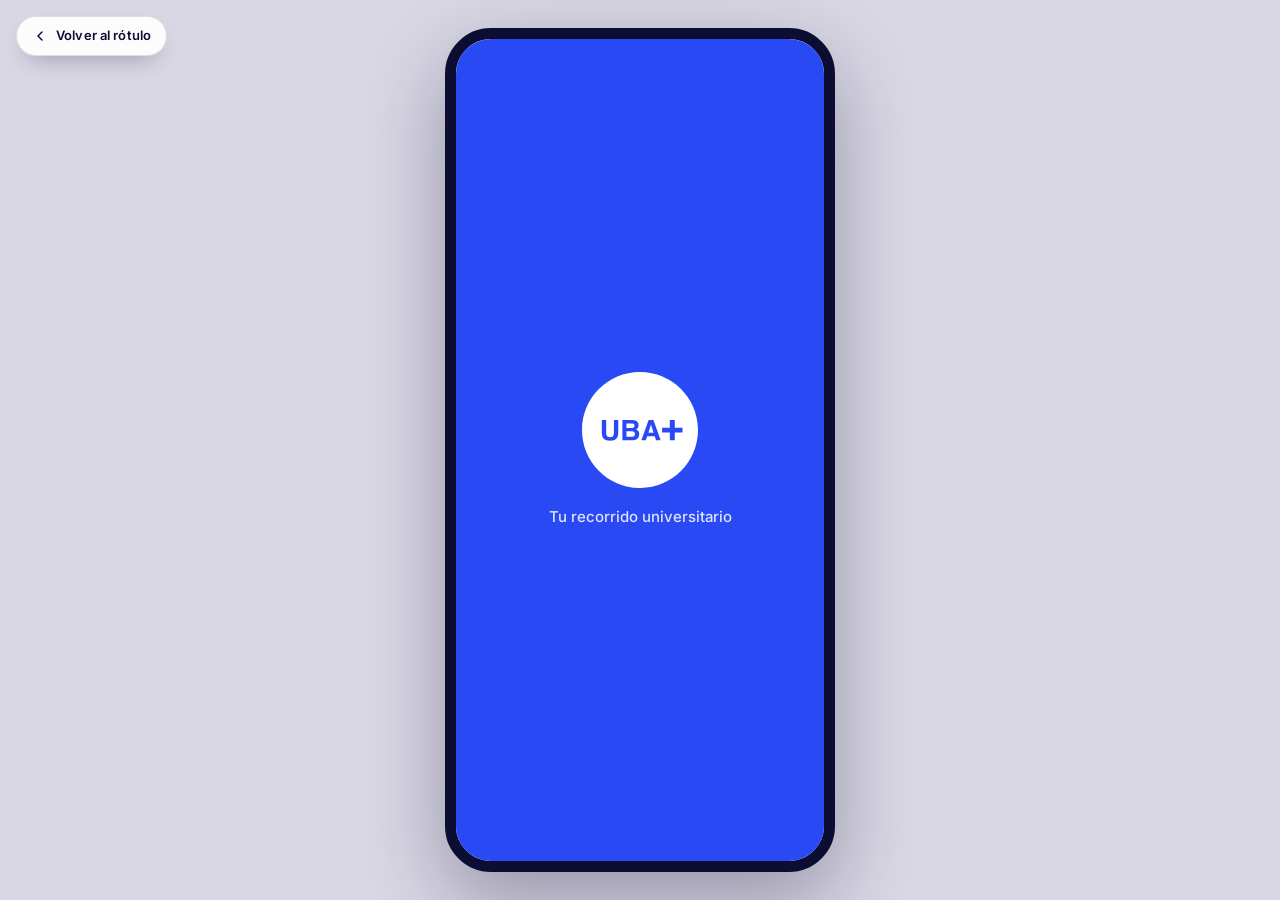
<file: index.html>
<!DOCTYPE html>
<html lang="es-AR">
<head>
  <meta charset="UTF-8">
  <meta name="viewport" content="width=device-width, initial-scale=1.0, viewport-fit=cover">
  <meta name="theme-color" content="#0B0D33">
  <title>UBA+ · Tu recorrido universitario</title>
  <meta name="description" content="App de gestión y seguimiento del progreso académico para estudiantes de la UBA. Diseño Gráfico, FADU.">

  <link rel="preconnect" href="https://fonts.googleapis.com">
  <link rel="preconnect" href="https://fonts.gstatic.com" crossorigin>
  <link href="https://fonts.googleapis.com/css2?family=Bricolage+Grotesque:opsz,wght@12..96,600;12..96,700;12..96,800&family=Inter:wght@400;500;600&display=swap" rel="stylesheet">

  <link rel="stylesheet" href="css/tokens.css?v=19">
  <link rel="stylesheet" href="css/base.css?v=19">
  <link rel="stylesheet" href="css/layout.css?v=19">
  <link rel="stylesheet" href="css/components.css?v=19">

  <!-- Botón de retorno al rótulo grupal (autocontenido, no afecta al mockup) -->
  <style>
    .volver-rotulo {
      position: fixed;
      top: 16px;
      left: 16px;
      z-index: 999;
      display: inline-flex;
      align-items: center;
      gap: 8px;
      padding: 9px 15px;
      font-family: "Inter", system-ui, sans-serif;
      font-weight: 600;
      font-size: 13px;
      letter-spacing: .01em;
      color: #0B0D33;
      background: rgba(255, 255, 255, .92);
      border: 1px solid rgba(11, 13, 51, .12);
      border-radius: 100px;
      box-shadow: 0 10px 24px -12px rgba(11, 13, 51, .45);
      -webkit-backdrop-filter: blur(8px);
      backdrop-filter: blur(8px);
      transition: transform .2s ease, box-shadow .2s ease, background .2s ease;
    }
    .volver-rotulo:hover {
      background: #fff;
      transform: translateY(-1px);
      box-shadow: 0 14px 30px -12px rgba(11, 13, 51, .5);
    }
    .volver-rotulo:active { transform: translateY(0); }
    .volver-rotulo svg { width: 16px; height: 16px; }
    /* En teléfono real la app ocupa toda la pantalla y ya tiene su propia
       navegación (botón atrás): ocultamos el chip para no tapar el header
       de la app. En el teléfono se vuelve con el botón atrás del navegador. */
    @media (max-width: 480px) {
      .volver-rotulo { display: none; }
    }
    @media (prefers-reduced-motion: reduce) {
      .volver-rotulo { transition: none; }
    }
  </style>
</head>
<body data-page="onboarding" class="etapa-cbc">
  <a class="volver-rotulo" href="../index.html" aria-label="Volver al rótulo del Equipo VN12">
    <svg viewBox="0 0 24 24" fill="none" stroke="currentColor" stroke-width="2.2" stroke-linecap="round" stroke-linejoin="round" aria-hidden="true">
      <path d="M15 18l-6-6 6-6"/>
    </svg>
    <span>Volver al rótulo</span>
  </a>

  <div id="app"></div>

  <script src="js/data.js?v=19"></script>
  <script src="js/estado.js?v=19"></script>
  <script src="js/ui.js?v=19"></script>
  <script src="js/app.js?v=19"></script>
</body>
</html>
</file>
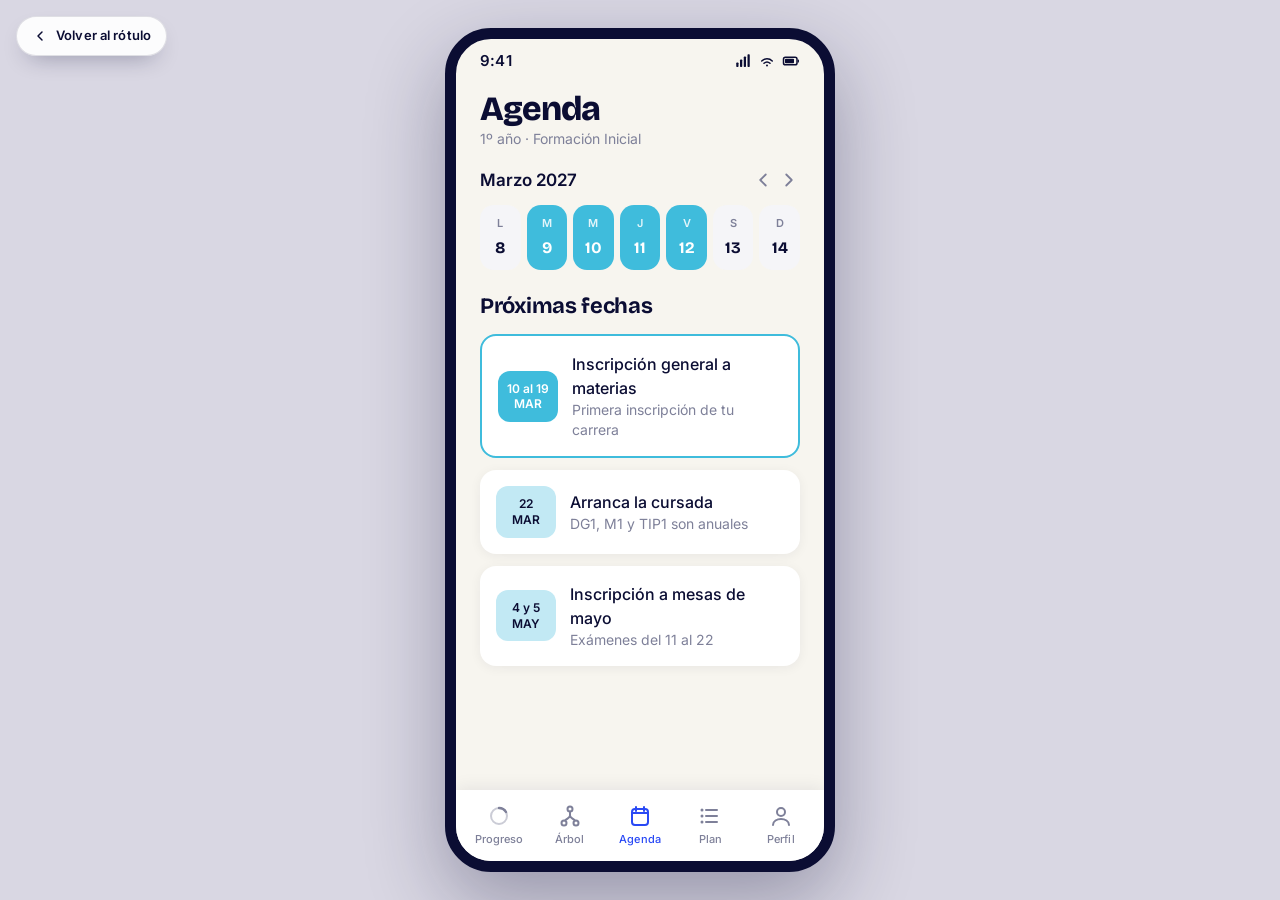
<file: pages/agenda.html>
<!DOCTYPE html>
<html lang="es-AR">
<head>
  <meta charset="UTF-8">
  <meta name="viewport" content="width=device-width, initial-scale=1.0, viewport-fit=cover">
  <meta name="theme-color" content="#F7F5EF">
  <title>Agenda · UBA+</title>
  <meta name="description" content="Agenda académica 2026.">

  <link rel="preconnect" href="https://fonts.googleapis.com">
  <link rel="preconnect" href="https://fonts.gstatic.com" crossorigin>
  <link href="https://fonts.googleapis.com/css2?family=Bricolage+Grotesque:opsz,wght@12..96,600;12..96,700;12..96,800&family=Inter:wght@400;500;600&display=swap" rel="stylesheet">

  <link rel="stylesheet" href="../css/tokens.css?v=19">
  <link rel="stylesheet" href="../css/base.css?v=19">
  <link rel="stylesheet" href="../css/layout.css?v=19">
  <link rel="stylesheet" href="../css/components.css?v=19">

  <!-- Botón de retorno al rótulo grupal (autocontenido, no afecta al mockup) -->
  <style>
    .volver-rotulo {
      position: fixed;
      top: 16px;
      left: 16px;
      z-index: 999;
      display: inline-flex;
      align-items: center;
      gap: 8px;
      padding: 9px 15px;
      font-family: "Inter", system-ui, sans-serif;
      font-weight: 600;
      font-size: 13px;
      letter-spacing: .01em;
      color: #0B0D33;
      background: rgba(255, 255, 255, .92);
      border: 1px solid rgba(11, 13, 51, .12);
      border-radius: 100px;
      box-shadow: 0 10px 24px -12px rgba(11, 13, 51, .45);
      -webkit-backdrop-filter: blur(8px);
      backdrop-filter: blur(8px);
      transition: transform .2s ease, box-shadow .2s ease, background .2s ease;
    }
    .volver-rotulo:hover {
      background: #fff;
      transform: translateY(-1px);
      box-shadow: 0 14px 30px -12px rgba(11, 13, 51, .5);
    }
    .volver-rotulo:active { transform: translateY(0); }
    .volver-rotulo svg { width: 16px; height: 16px; }
    @media (max-width: 480px) {
      .volver-rotulo { display: none; }
    }
    @media (prefers-reduced-motion: reduce) {
      .volver-rotulo { transition: none; }
    }
  </style>
</head>
<body data-page="agenda" class="etapa-carrera">
    <a class="volver-rotulo" href="../../index.html" aria-label="Volver al rótulo del Equipo VN12">
    <svg viewBox="0 0 24 24" fill="none" stroke="currentColor" stroke-width="2.2" stroke-linecap="round" stroke-linejoin="round" aria-hidden="true">
      <path d="M15 18l-6-6 6-6"/>
    </svg>
    <span>Volver al rótulo</span>
  </a>
  <div id="app"></div>

  <script src="../js/data.js?v=19"></script>
  <script src="../js/estado.js?v=19"></script>
  <script src="../js/ui.js?v=19"></script>
  <script src="../js/app.js?v=19"></script>
</body>
</html>
</file>
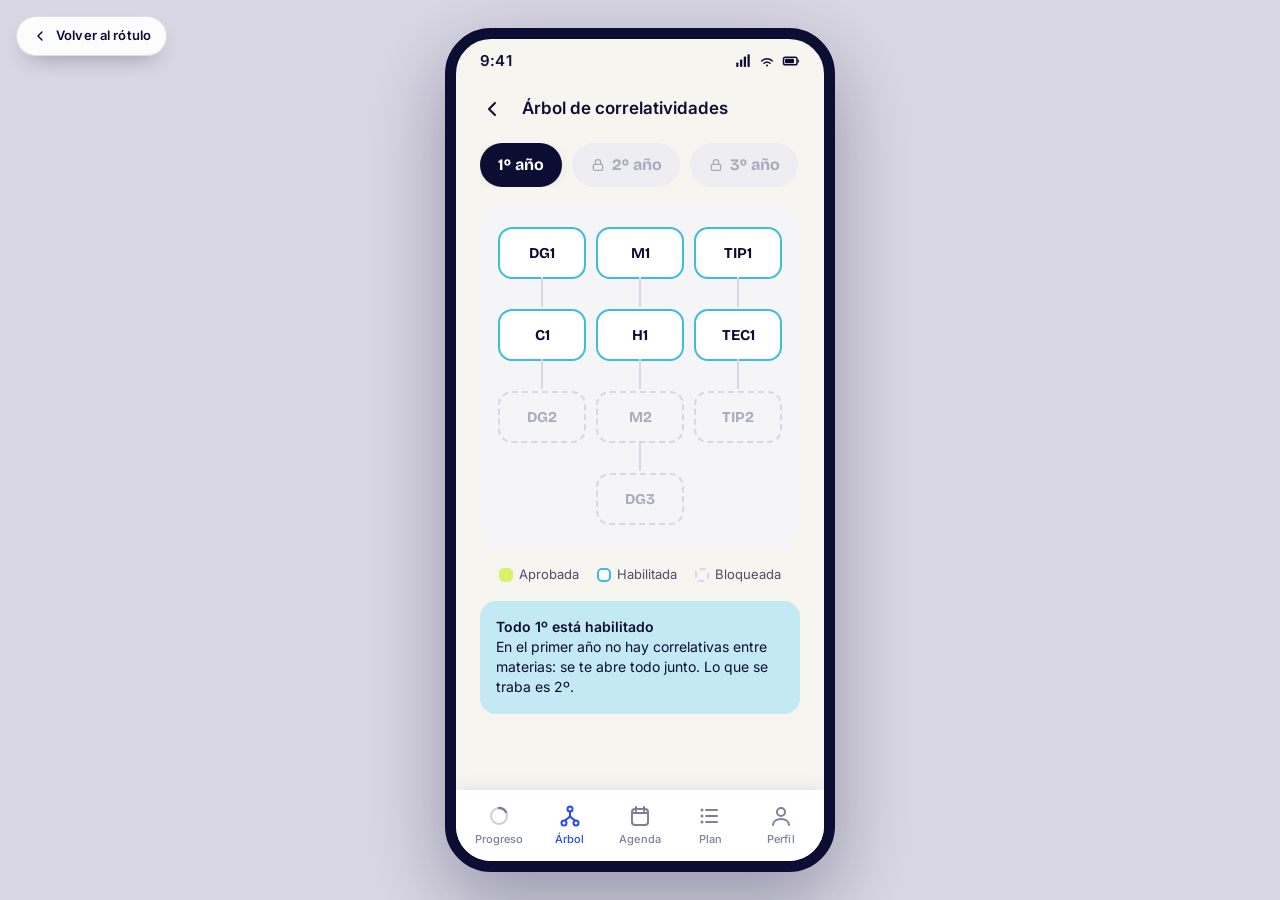
<file: pages/arbol.html>
<!DOCTYPE html>
<html lang="es-AR">
<head>
  <meta charset="UTF-8">
  <meta name="viewport" content="width=device-width, initial-scale=1.0, viewport-fit=cover">
  <meta name="theme-color" content="#2949F5">
  <title>Árbol · UBA+</title>
  <meta name="description" content="Árbol de correlatividades de Diseño Gráfico.">

  <link rel="preconnect" href="https://fonts.googleapis.com">
  <link rel="preconnect" href="https://fonts.gstatic.com" crossorigin>
  <link href="https://fonts.googleapis.com/css2?family=Bricolage+Grotesque:opsz,wght@12..96,600;12..96,700;12..96,800&family=Inter:wght@400;500;600&display=swap" rel="stylesheet">

  <link rel="stylesheet" href="../css/tokens.css?v=19">
  <link rel="stylesheet" href="../css/base.css?v=19">
  <link rel="stylesheet" href="../css/layout.css?v=19">
  <link rel="stylesheet" href="../css/components.css?v=19">

  <!-- Botón de retorno al rótulo grupal (autocontenido, no afecta al mockup) -->
  <style>
    .volver-rotulo {
      position: fixed;
      top: 16px;
      left: 16px;
      z-index: 999;
      display: inline-flex;
      align-items: center;
      gap: 8px;
      padding: 9px 15px;
      font-family: "Inter", system-ui, sans-serif;
      font-weight: 600;
      font-size: 13px;
      letter-spacing: .01em;
      color: #0B0D33;
      background: rgba(255, 255, 255, .92);
      border: 1px solid rgba(11, 13, 51, .12);
      border-radius: 100px;
      box-shadow: 0 10px 24px -12px rgba(11, 13, 51, .45);
      -webkit-backdrop-filter: blur(8px);
      backdrop-filter: blur(8px);
      transition: transform .2s ease, box-shadow .2s ease, background .2s ease;
    }
    .volver-rotulo:hover {
      background: #fff;
      transform: translateY(-1px);
      box-shadow: 0 14px 30px -12px rgba(11, 13, 51, .5);
    }
    .volver-rotulo:active { transform: translateY(0); }
    .volver-rotulo svg { width: 16px; height: 16px; }
    @media (max-width: 480px) {
      .volver-rotulo { display: none; }
    }
    @media (prefers-reduced-motion: reduce) {
      .volver-rotulo { transition: none; }
    }
  </style>
</head>
<body data-page="arbol" class="etapa-carrera anio-1">
    <a class="volver-rotulo" href="../../index.html" aria-label="Volver al rótulo del Equipo VN12">
    <svg viewBox="0 0 24 24" fill="none" stroke="currentColor" stroke-width="2.2" stroke-linecap="round" stroke-linejoin="round" aria-hidden="true">
      <path d="M15 18l-6-6 6-6"/>
    </svg>
    <span>Volver al rótulo</span>
  </a>
  <div id="app"></div>

  <script src="../js/data.js?v=19"></script>
  <script src="../js/estado.js?v=19"></script>
  <script src="../js/ui.js?v=19"></script>
  <script src="../js/app.js?v=19"></script>
</body>
</html>
</file>
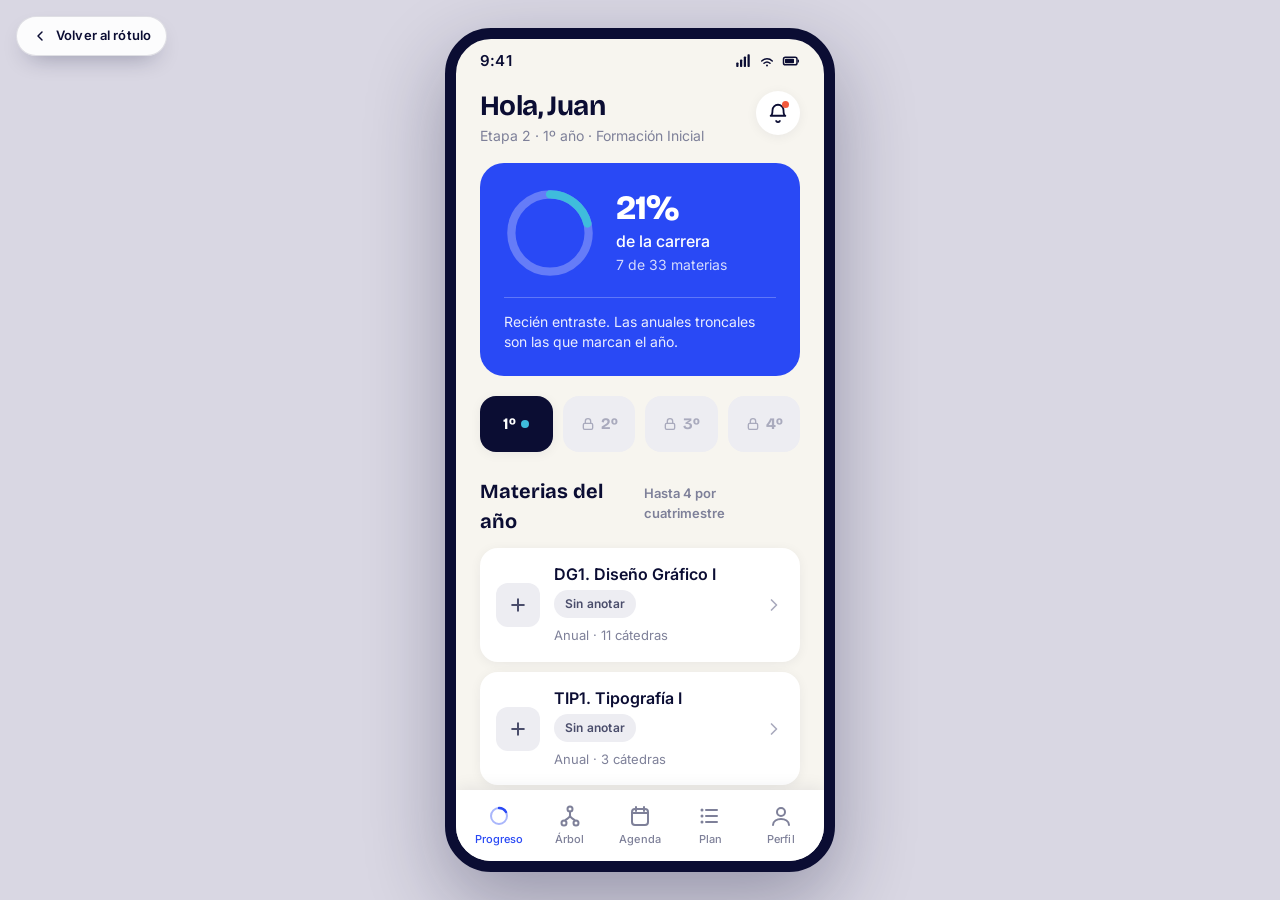
<file: pages/carrera.html>
<!DOCTYPE html>
<html lang="es-AR">
<head>
  <meta charset="UTF-8">
  <meta name="viewport" content="width=device-width, initial-scale=1.0, viewport-fit=cover">
  <meta name="theme-color" content="#2949F5">
  <title>La carrera · UBA+</title>
  <meta name="description" content="Dashboard de tu año en la carrera de Diseño Gráfico.">

  <link rel="preconnect" href="https://fonts.googleapis.com">
  <link rel="preconnect" href="https://fonts.gstatic.com" crossorigin>
  <link href="https://fonts.googleapis.com/css2?family=Bricolage+Grotesque:opsz,wght@12..96,600;12..96,700;12..96,800&family=Inter:wght@400;500;600&display=swap" rel="stylesheet">

  <link rel="stylesheet" href="../css/tokens.css?v=19">
  <link rel="stylesheet" href="../css/base.css?v=19">
  <link rel="stylesheet" href="../css/layout.css?v=19">
  <link rel="stylesheet" href="../css/components.css?v=19">

  <!-- Botón de retorno al rótulo grupal (autocontenido, no afecta al mockup) -->
  <style>
    .volver-rotulo {
      position: fixed;
      top: 16px;
      left: 16px;
      z-index: 999;
      display: inline-flex;
      align-items: center;
      gap: 8px;
      padding: 9px 15px;
      font-family: "Inter", system-ui, sans-serif;
      font-weight: 600;
      font-size: 13px;
      letter-spacing: .01em;
      color: #0B0D33;
      background: rgba(255, 255, 255, .92);
      border: 1px solid rgba(11, 13, 51, .12);
      border-radius: 100px;
      box-shadow: 0 10px 24px -12px rgba(11, 13, 51, .45);
      -webkit-backdrop-filter: blur(8px);
      backdrop-filter: blur(8px);
      transition: transform .2s ease, box-shadow .2s ease, background .2s ease;
    }
    .volver-rotulo:hover {
      background: #fff;
      transform: translateY(-1px);
      box-shadow: 0 14px 30px -12px rgba(11, 13, 51, .5);
    }
    .volver-rotulo:active { transform: translateY(0); }
    .volver-rotulo svg { width: 16px; height: 16px; }
    @media (max-width: 480px) {
      .volver-rotulo { display: none; }
    }
    @media (prefers-reduced-motion: reduce) {
      .volver-rotulo { transition: none; }
    }
  </style>
</head>
<body data-page="carrera" class="etapa-carrera anio-1">
    <a class="volver-rotulo" href="../../index.html" aria-label="Volver al rótulo del Equipo VN12">
    <svg viewBox="0 0 24 24" fill="none" stroke="currentColor" stroke-width="2.2" stroke-linecap="round" stroke-linejoin="round" aria-hidden="true">
      <path d="M15 18l-6-6 6-6"/>
    </svg>
    <span>Volver al rótulo</span>
  </a>
  <div id="app"></div>

  <script src="../js/data.js?v=19"></script>
  <script src="../js/estado.js?v=19"></script>
  <script src="../js/ui.js?v=19"></script>
  <script src="../js/app.js?v=19"></script>
</body>
</html>
</file>
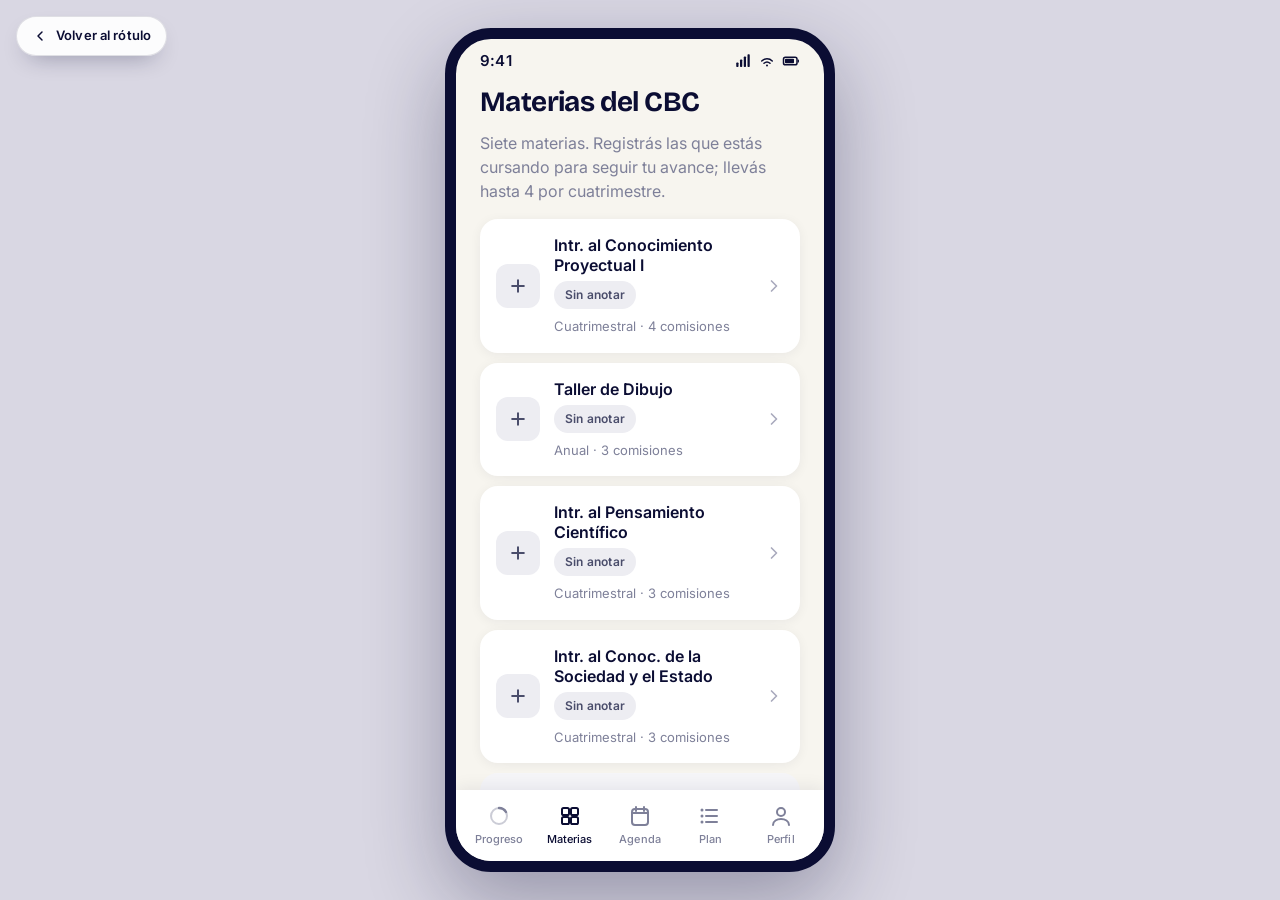
<file: pages/cbc-materias.html>
<!DOCTYPE html>
<html lang="es-AR">
<head>
  <meta charset="UTF-8">
  <meta name="viewport" content="width=device-width, initial-scale=1.0, viewport-fit=cover">
  <meta name="theme-color" content="#F7F5EF">
  <title>Materias del CBC · UBA+</title>
  <meta name="description" content="Las 7 materias del Ciclo Básico Común de Diseño Gráfico.">

  <link rel="preconnect" href="https://fonts.googleapis.com">
  <link rel="preconnect" href="https://fonts.gstatic.com" crossorigin>
  <link href="https://fonts.googleapis.com/css2?family=Bricolage+Grotesque:opsz,wght@12..96,600;12..96,700;12..96,800&family=Inter:wght@400;500;600&display=swap" rel="stylesheet">

  <link rel="stylesheet" href="../css/tokens.css?v=19">
  <link rel="stylesheet" href="../css/base.css?v=19">
  <link rel="stylesheet" href="../css/layout.css?v=19">
  <link rel="stylesheet" href="../css/components.css?v=19">

  <!-- Botón de retorno al rótulo grupal (autocontenido, no afecta al mockup) -->
  <style>
    .volver-rotulo {
      position: fixed;
      top: 16px;
      left: 16px;
      z-index: 999;
      display: inline-flex;
      align-items: center;
      gap: 8px;
      padding: 9px 15px;
      font-family: "Inter", system-ui, sans-serif;
      font-weight: 600;
      font-size: 13px;
      letter-spacing: .01em;
      color: #0B0D33;
      background: rgba(255, 255, 255, .92);
      border: 1px solid rgba(11, 13, 51, .12);
      border-radius: 100px;
      box-shadow: 0 10px 24px -12px rgba(11, 13, 51, .45);
      -webkit-backdrop-filter: blur(8px);
      backdrop-filter: blur(8px);
      transition: transform .2s ease, box-shadow .2s ease, background .2s ease;
    }
    .volver-rotulo:hover {
      background: #fff;
      transform: translateY(-1px);
      box-shadow: 0 14px 30px -12px rgba(11, 13, 51, .5);
    }
    .volver-rotulo:active { transform: translateY(0); }
    .volver-rotulo svg { width: 16px; height: 16px; }
    @media (max-width: 480px) {
      .volver-rotulo { display: none; }
    }
    @media (prefers-reduced-motion: reduce) {
      .volver-rotulo { transition: none; }
    }
  </style>
</head>
<body data-page="cbc-materias" class="etapa-cbc">
    <a class="volver-rotulo" href="../../index.html" aria-label="Volver al rótulo del Equipo VN12">
    <svg viewBox="0 0 24 24" fill="none" stroke="currentColor" stroke-width="2.2" stroke-linecap="round" stroke-linejoin="round" aria-hidden="true">
      <path d="M15 18l-6-6 6-6"/>
    </svg>
    <span>Volver al rótulo</span>
  </a>
  <div id="app"></div>

  <script src="../js/data.js?v=19"></script>
  <script src="../js/estado.js?v=19"></script>
  <script src="../js/ui.js?v=19"></script>
  <script src="../js/app.js?v=19"></script>
</body>
</html>
</file>
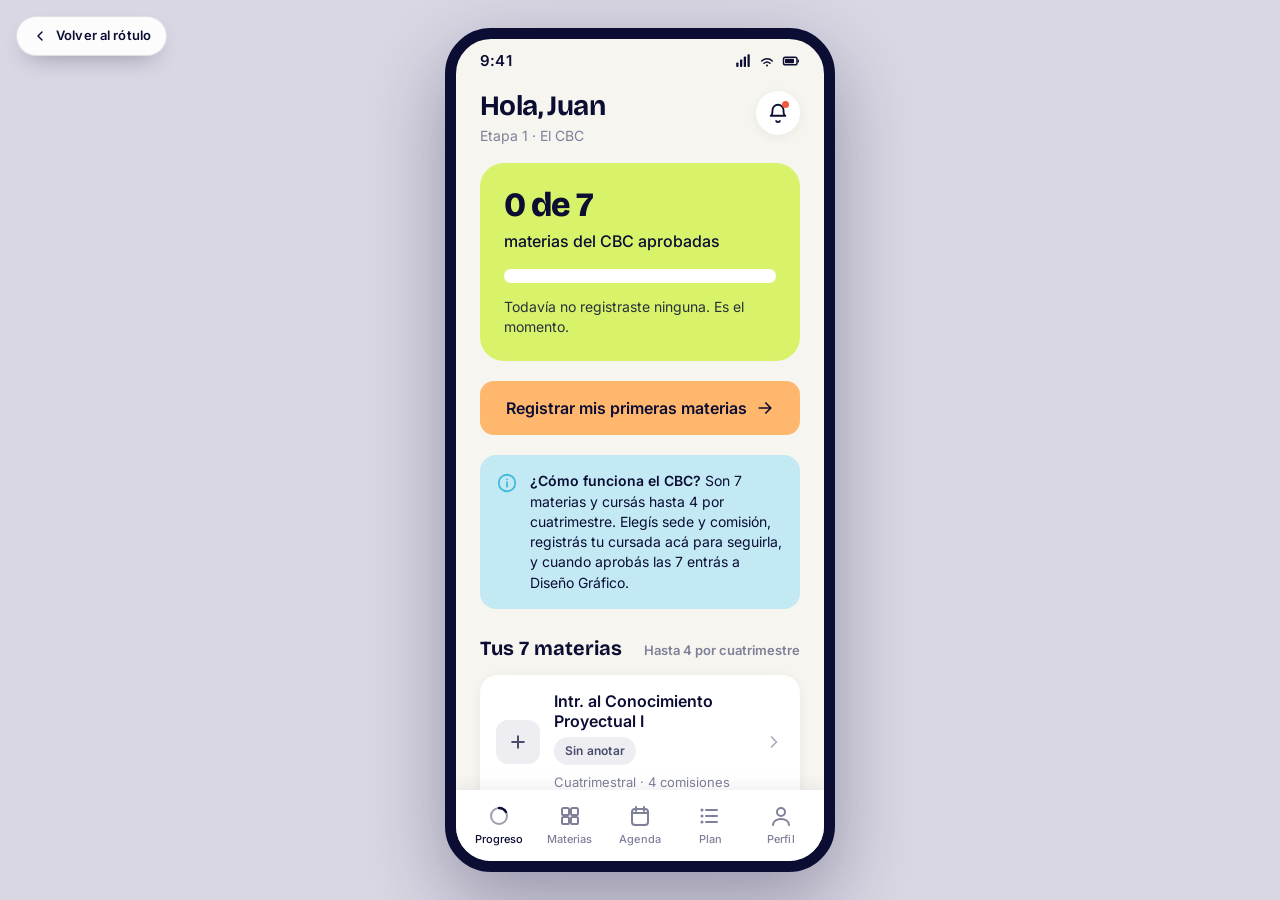
<file: pages/cbc.html>
<!DOCTYPE html>
<html lang="es-AR">
<head>
  <meta charset="UTF-8">
  <meta name="viewport" content="width=device-width, initial-scale=1.0, viewport-fit=cover">
  <meta name="theme-color" content="#F7F5EF">
  <title>Tu CBC · UBA+</title>
  <meta name="description" content="Dashboard del Ciclo Básico Común: tus 7 materias y tu progreso.">

  <link rel="preconnect" href="https://fonts.googleapis.com">
  <link rel="preconnect" href="https://fonts.gstatic.com" crossorigin>
  <link href="https://fonts.googleapis.com/css2?family=Bricolage+Grotesque:opsz,wght@12..96,600;12..96,700;12..96,800&family=Inter:wght@400;500;600&display=swap" rel="stylesheet">

  <link rel="stylesheet" href="../css/tokens.css?v=19">
  <link rel="stylesheet" href="../css/base.css?v=19">
  <link rel="stylesheet" href="../css/layout.css?v=19">
  <link rel="stylesheet" href="../css/components.css?v=19">

  <!-- Botón de retorno al rótulo grupal (autocontenido, no afecta al mockup) -->
  <style>
    .volver-rotulo {
      position: fixed;
      top: 16px;
      left: 16px;
      z-index: 999;
      display: inline-flex;
      align-items: center;
      gap: 8px;
      padding: 9px 15px;
      font-family: "Inter", system-ui, sans-serif;
      font-weight: 600;
      font-size: 13px;
      letter-spacing: .01em;
      color: #0B0D33;
      background: rgba(255, 255, 255, .92);
      border: 1px solid rgba(11, 13, 51, .12);
      border-radius: 100px;
      box-shadow: 0 10px 24px -12px rgba(11, 13, 51, .45);
      -webkit-backdrop-filter: blur(8px);
      backdrop-filter: blur(8px);
      transition: transform .2s ease, box-shadow .2s ease, background .2s ease;
    }
    .volver-rotulo:hover {
      background: #fff;
      transform: translateY(-1px);
      box-shadow: 0 14px 30px -12px rgba(11, 13, 51, .5);
    }
    .volver-rotulo:active { transform: translateY(0); }
    .volver-rotulo svg { width: 16px; height: 16px; }
    @media (max-width: 480px) {
      .volver-rotulo { display: none; }
    }
    @media (prefers-reduced-motion: reduce) {
      .volver-rotulo { transition: none; }
    }
  </style>
</head>
<body data-page="cbc" class="etapa-cbc">
    <a class="volver-rotulo" href="../../index.html" aria-label="Volver al rótulo del Equipo VN12">
    <svg viewBox="0 0 24 24" fill="none" stroke="currentColor" stroke-width="2.2" stroke-linecap="round" stroke-linejoin="round" aria-hidden="true">
      <path d="M15 18l-6-6 6-6"/>
    </svg>
    <span>Volver al rótulo</span>
  </a>
  <div id="app"></div>

  <script src="../js/data.js?v=19"></script>
  <script src="../js/estado.js?v=19"></script>
  <script src="../js/ui.js?v=19"></script>
  <script src="../js/app.js?v=19"></script>
</body>
</html>
</file>
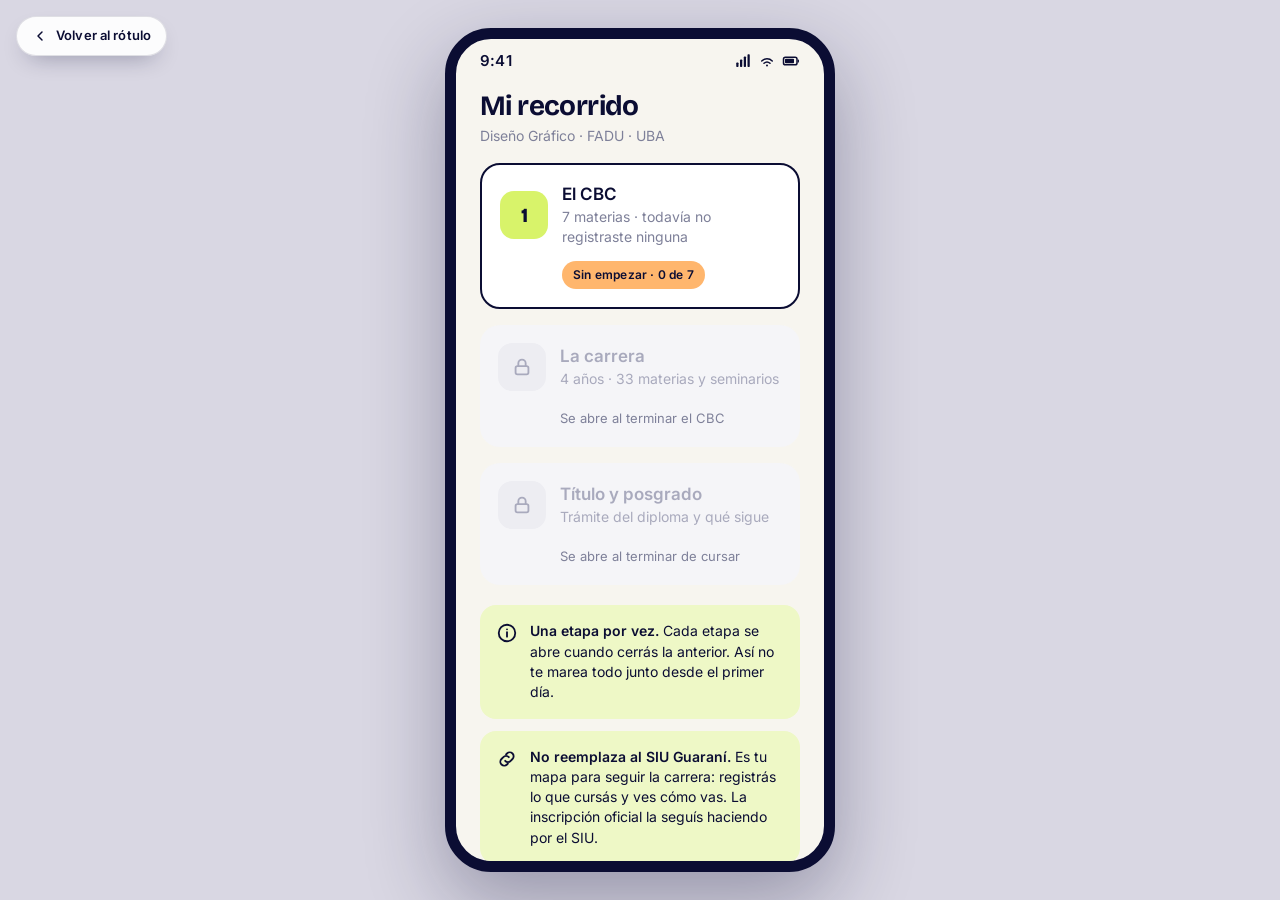
<file: pages/materia.html>
<!DOCTYPE html>
<html lang="es-AR">
<head>
  <meta charset="UTF-8">
  <meta name="viewport" content="width=device-width, initial-scale=1.0, viewport-fit=cover">
  <meta name="theme-color" content="#F7F5EF">
  <title>Materia · UBA+</title>
  <meta name="description" content="Ficha de materia: inscripción, cursada y evaluación.">

  <link rel="preconnect" href="https://fonts.googleapis.com">
  <link rel="preconnect" href="https://fonts.gstatic.com" crossorigin>
  <link href="https://fonts.googleapis.com/css2?family=Bricolage+Grotesque:opsz,wght@12..96,600;12..96,700;12..96,800&family=Inter:wght@400;500;600&display=swap" rel="stylesheet">

  <link rel="stylesheet" href="../css/tokens.css?v=19">
  <link rel="stylesheet" href="../css/base.css?v=19">
  <link rel="stylesheet" href="../css/layout.css?v=19">
  <link rel="stylesheet" href="../css/components.css?v=19">

  <!-- Botón de retorno al rótulo grupal (autocontenido, no afecta al mockup) -->
  <style>
    .volver-rotulo {
      position: fixed;
      top: 16px;
      left: 16px;
      z-index: 999;
      display: inline-flex;
      align-items: center;
      gap: 8px;
      padding: 9px 15px;
      font-family: "Inter", system-ui, sans-serif;
      font-weight: 600;
      font-size: 13px;
      letter-spacing: .01em;
      color: #0B0D33;
      background: rgba(255, 255, 255, .92);
      border: 1px solid rgba(11, 13, 51, .12);
      border-radius: 100px;
      box-shadow: 0 10px 24px -12px rgba(11, 13, 51, .45);
      -webkit-backdrop-filter: blur(8px);
      backdrop-filter: blur(8px);
      transition: transform .2s ease, box-shadow .2s ease, background .2s ease;
    }
    .volver-rotulo:hover {
      background: #fff;
      transform: translateY(-1px);
      box-shadow: 0 14px 30px -12px rgba(11, 13, 51, .5);
    }
    .volver-rotulo:active { transform: translateY(0); }
    .volver-rotulo svg { width: 16px; height: 16px; }
    @media (max-width: 480px) {
      .volver-rotulo { display: none; }
    }
    @media (prefers-reduced-motion: reduce) {
      .volver-rotulo { transition: none; }
    }
  </style>
</head>
<body data-page="materia" class="etapa-cbc">
    <a class="volver-rotulo" href="../../index.html" aria-label="Volver al rótulo del Equipo VN12">
    <svg viewBox="0 0 24 24" fill="none" stroke="currentColor" stroke-width="2.2" stroke-linecap="round" stroke-linejoin="round" aria-hidden="true">
      <path d="M15 18l-6-6 6-6"/>
    </svg>
    <span>Volver al rótulo</span>
  </a>
  <div id="app"></div>

  <script src="../js/data.js?v=19"></script>
  <script src="../js/estado.js?v=19"></script>
  <script src="../js/ui.js?v=19"></script>
  <script src="../js/app.js?v=19"></script>
</body>
</html>
</file>
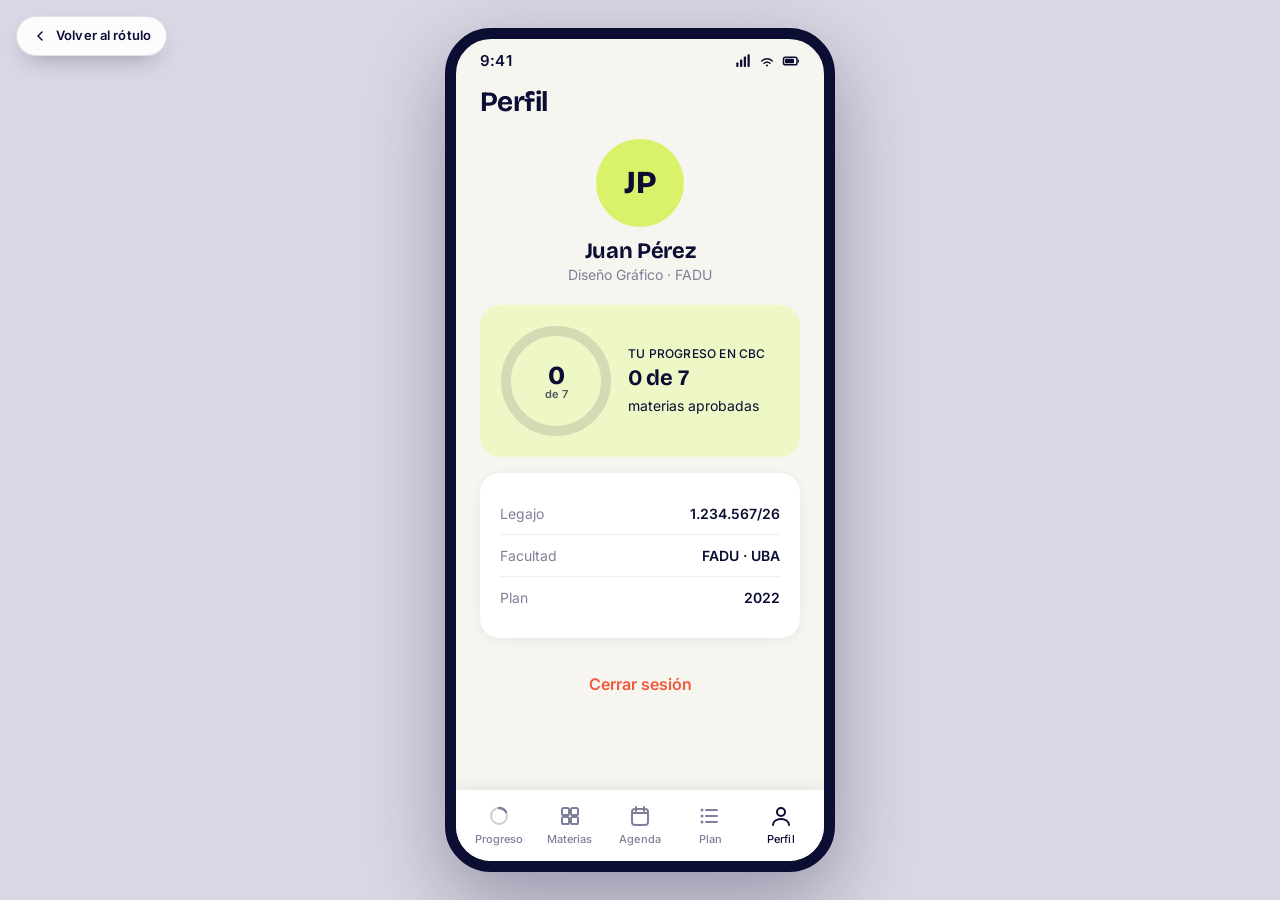
<file: pages/perfil.html>
<!DOCTYPE html>
<html lang="es-AR">
<head>
  <meta charset="UTF-8">
  <meta name="viewport" content="width=device-width, initial-scale=1.0, viewport-fit=cover">
  <meta name="theme-color" content="#F7F5EF">
  <title>Perfil · UBA+</title>
  <meta name="description" content="Tu perfil y tu progreso.">

  <link rel="preconnect" href="https://fonts.googleapis.com">
  <link rel="preconnect" href="https://fonts.gstatic.com" crossorigin>
  <link href="https://fonts.googleapis.com/css2?family=Bricolage+Grotesque:opsz,wght@12..96,600;12..96,700;12..96,800&family=Inter:wght@400;500;600&display=swap" rel="stylesheet">

  <link rel="stylesheet" href="../css/tokens.css?v=19">
  <link rel="stylesheet" href="../css/base.css?v=19">
  <link rel="stylesheet" href="../css/layout.css?v=19">
  <link rel="stylesheet" href="../css/components.css?v=19">

  <!-- Botón de retorno al rótulo grupal (autocontenido, no afecta al mockup) -->
  <style>
    .volver-rotulo {
      position: fixed;
      top: 16px;
      left: 16px;
      z-index: 999;
      display: inline-flex;
      align-items: center;
      gap: 8px;
      padding: 9px 15px;
      font-family: "Inter", system-ui, sans-serif;
      font-weight: 600;
      font-size: 13px;
      letter-spacing: .01em;
      color: #0B0D33;
      background: rgba(255, 255, 255, .92);
      border: 1px solid rgba(11, 13, 51, .12);
      border-radius: 100px;
      box-shadow: 0 10px 24px -12px rgba(11, 13, 51, .45);
      -webkit-backdrop-filter: blur(8px);
      backdrop-filter: blur(8px);
      transition: transform .2s ease, box-shadow .2s ease, background .2s ease;
    }
    .volver-rotulo:hover {
      background: #fff;
      transform: translateY(-1px);
      box-shadow: 0 14px 30px -12px rgba(11, 13, 51, .5);
    }
    .volver-rotulo:active { transform: translateY(0); }
    .volver-rotulo svg { width: 16px; height: 16px; }
    @media (max-width: 480px) {
      .volver-rotulo { display: none; }
    }
    @media (prefers-reduced-motion: reduce) {
      .volver-rotulo { transition: none; }
    }
  </style>
</head>
<body data-page="perfil" class="etapa-carrera">
    <a class="volver-rotulo" href="../../index.html" aria-label="Volver al rótulo del Equipo VN12">
    <svg viewBox="0 0 24 24" fill="none" stroke="currentColor" stroke-width="2.2" stroke-linecap="round" stroke-linejoin="round" aria-hidden="true">
      <path d="M15 18l-6-6 6-6"/>
    </svg>
    <span>Volver al rótulo</span>
  </a>
  <div id="app"></div>

  <script src="../js/data.js?v=19"></script>
  <script src="../js/estado.js?v=19"></script>
  <script src="../js/ui.js?v=19"></script>
  <script src="../js/app.js?v=19"></script>
</body>
</html>
</file>
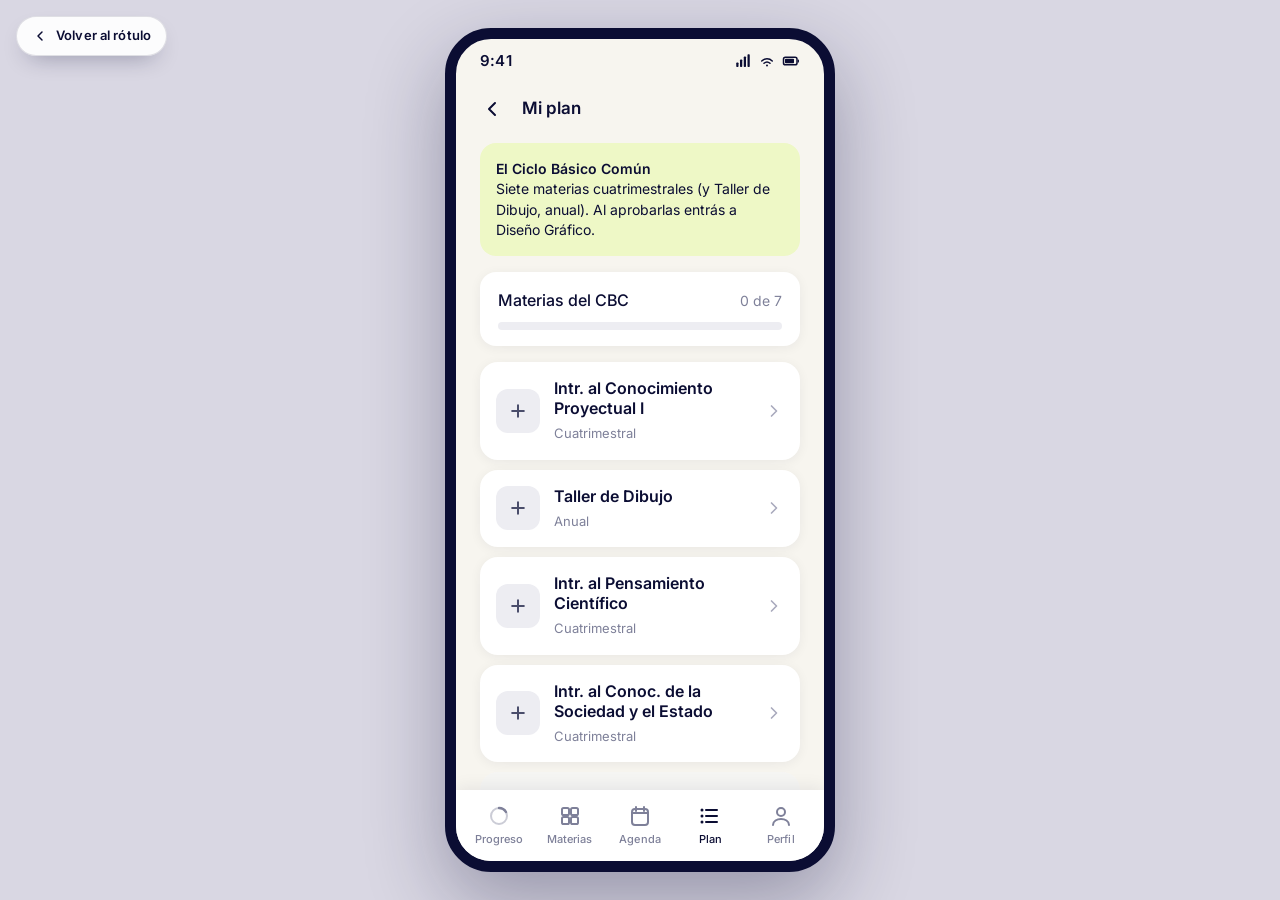
<file: pages/plan.html>
<!DOCTYPE html>
<html lang="es-AR">
<head>
  <meta charset="UTF-8">
  <meta name="viewport" content="width=device-width, initial-scale=1.0, viewport-fit=cover">
  <meta name="theme-color" content="#F7F5EF">
  <title>Plan · UBA+</title>
  <meta name="description" content="Plan de estudios.">

  <link rel="preconnect" href="https://fonts.googleapis.com">
  <link rel="preconnect" href="https://fonts.gstatic.com" crossorigin>
  <link href="https://fonts.googleapis.com/css2?family=Bricolage+Grotesque:opsz,wght@12..96,600;12..96,700;12..96,800&family=Inter:wght@400;500;600&display=swap" rel="stylesheet">

  <link rel="stylesheet" href="../css/tokens.css?v=19">
  <link rel="stylesheet" href="../css/base.css?v=19">
  <link rel="stylesheet" href="../css/layout.css?v=19">
  <link rel="stylesheet" href="../css/components.css?v=19">

  <!-- Botón de retorno al rótulo grupal (autocontenido, no afecta al mockup) -->
  <style>
    .volver-rotulo {
      position: fixed;
      top: 16px;
      left: 16px;
      z-index: 999;
      display: inline-flex;
      align-items: center;
      gap: 8px;
      padding: 9px 15px;
      font-family: "Inter", system-ui, sans-serif;
      font-weight: 600;
      font-size: 13px;
      letter-spacing: .01em;
      color: #0B0D33;
      background: rgba(255, 255, 255, .92);
      border: 1px solid rgba(11, 13, 51, .12);
      border-radius: 100px;
      box-shadow: 0 10px 24px -12px rgba(11, 13, 51, .45);
      -webkit-backdrop-filter: blur(8px);
      backdrop-filter: blur(8px);
      transition: transform .2s ease, box-shadow .2s ease, background .2s ease;
    }
    .volver-rotulo:hover {
      background: #fff;
      transform: translateY(-1px);
      box-shadow: 0 14px 30px -12px rgba(11, 13, 51, .5);
    }
    .volver-rotulo:active { transform: translateY(0); }
    .volver-rotulo svg { width: 16px; height: 16px; }
    @media (max-width: 480px) {
      .volver-rotulo { display: none; }
    }
    @media (prefers-reduced-motion: reduce) {
      .volver-rotulo { transition: none; }
    }
  </style>
</head>
<body data-page="plan" class="etapa-carrera">
    <a class="volver-rotulo" href="../../index.html" aria-label="Volver al rótulo del Equipo VN12">
    <svg viewBox="0 0 24 24" fill="none" stroke="currentColor" stroke-width="2.2" stroke-linecap="round" stroke-linejoin="round" aria-hidden="true">
      <path d="M15 18l-6-6 6-6"/>
    </svg>
    <span>Volver al rótulo</span>
  </a>
  <div id="app"></div>

  <script src="../js/data.js?v=19"></script>
  <script src="../js/estado.js?v=19"></script>
  <script src="../js/ui.js?v=19"></script>
  <script src="../js/app.js?v=19"></script>
</body>
</html>
</file>
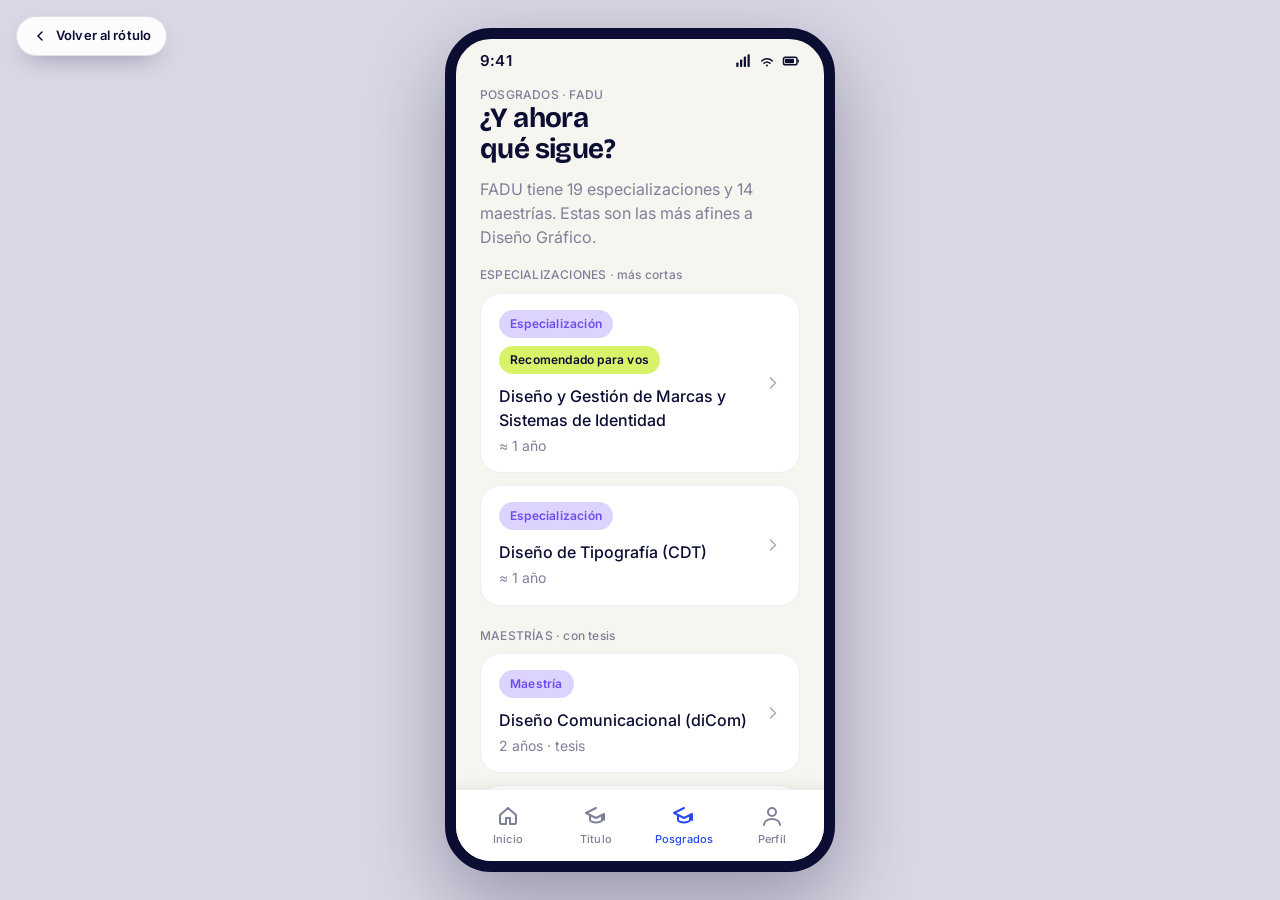
<file: pages/posgrado.html>
<!DOCTYPE html>
<html lang="es-AR">
<head>
  <meta charset="UTF-8">
  <meta name="viewport" content="width=device-width, initial-scale=1.0, viewport-fit=cover">
  <meta name="theme-color" content="#6B4EF0">
  <title>Posgrados · UBA+</title>
  <meta name="description" content="Posgrados de FADU.">

  <link rel="preconnect" href="https://fonts.googleapis.com">
  <link rel="preconnect" href="https://fonts.gstatic.com" crossorigin>
  <link href="https://fonts.googleapis.com/css2?family=Bricolage+Grotesque:opsz,wght@12..96,600;12..96,700;12..96,800&family=Inter:wght@400;500;600&display=swap" rel="stylesheet">

  <link rel="stylesheet" href="../css/tokens.css?v=19">
  <link rel="stylesheet" href="../css/base.css?v=19">
  <link rel="stylesheet" href="../css/layout.css?v=19">
  <link rel="stylesheet" href="../css/components.css?v=19">

  <!-- Botón de retorno al rótulo grupal (autocontenido, no afecta al mockup) -->
  <style>
    .volver-rotulo {
      position: fixed;
      top: 16px;
      left: 16px;
      z-index: 999;
      display: inline-flex;
      align-items: center;
      gap: 8px;
      padding: 9px 15px;
      font-family: "Inter", system-ui, sans-serif;
      font-weight: 600;
      font-size: 13px;
      letter-spacing: .01em;
      color: #0B0D33;
      background: rgba(255, 255, 255, .92);
      border: 1px solid rgba(11, 13, 51, .12);
      border-radius: 100px;
      box-shadow: 0 10px 24px -12px rgba(11, 13, 51, .45);
      -webkit-backdrop-filter: blur(8px);
      backdrop-filter: blur(8px);
      transition: transform .2s ease, box-shadow .2s ease, background .2s ease;
    }
    .volver-rotulo:hover {
      background: #fff;
      transform: translateY(-1px);
      box-shadow: 0 14px 30px -12px rgba(11, 13, 51, .5);
    }
    .volver-rotulo:active { transform: translateY(0); }
    .volver-rotulo svg { width: 16px; height: 16px; }
    @media (max-width: 480px) {
      .volver-rotulo { display: none; }
    }
    @media (prefers-reduced-motion: reduce) {
      .volver-rotulo { transition: none; }
    }
  </style>
</head>
<body data-page="posgrado" class="etapa-posgrado">
    <a class="volver-rotulo" href="../../index.html" aria-label="Volver al rótulo del Equipo VN12">
    <svg viewBox="0 0 24 24" fill="none" stroke="currentColor" stroke-width="2.2" stroke-linecap="round" stroke-linejoin="round" aria-hidden="true">
      <path d="M15 18l-6-6 6-6"/>
    </svg>
    <span>Volver al rótulo</span>
  </a>
  <div id="app"></div>

  <script src="../js/data.js?v=19"></script>
  <script src="../js/estado.js?v=19"></script>
  <script src="../js/ui.js?v=19"></script>
  <script src="../js/app.js?v=19"></script>
</body>
</html>
</file>
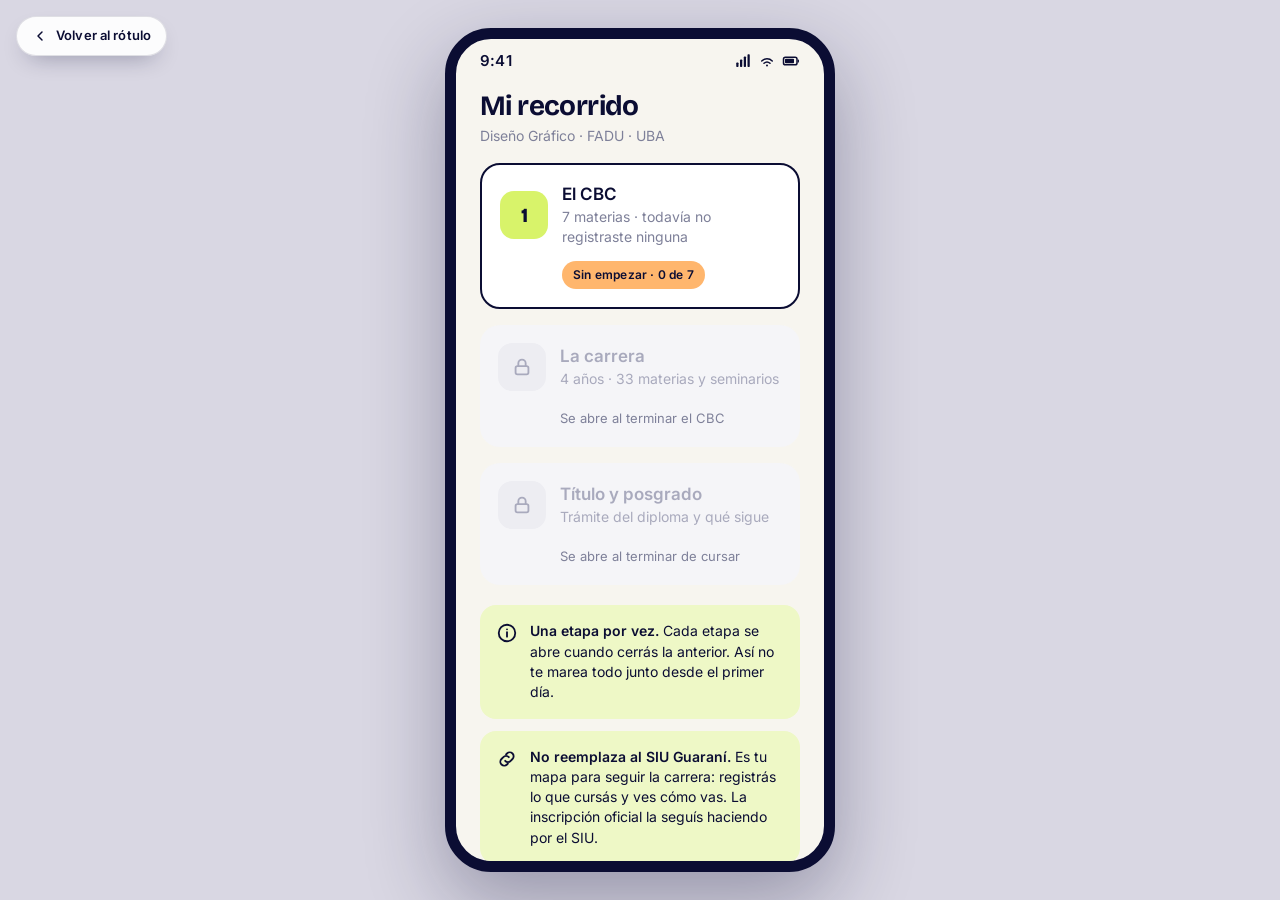
<file: pages/quedar-libre.html>
<!DOCTYPE html>
<html lang="es-AR">
<head>
  <meta charset="UTF-8">
  <meta name="viewport" content="width=device-width, initial-scale=1.0, viewport-fit=cover">
  <meta name="theme-color" content="#F7F5EF">
  <title>Quedar libre · UBA+</title>
  <meta name="description" content="Dejar de cursar una materia.">

  <link rel="preconnect" href="https://fonts.googleapis.com">
  <link rel="preconnect" href="https://fonts.gstatic.com" crossorigin>
  <link href="https://fonts.googleapis.com/css2?family=Bricolage+Grotesque:opsz,wght@12..96,600;12..96,700;12..96,800&family=Inter:wght@400;500;600&display=swap" rel="stylesheet">

  <link rel="stylesheet" href="../css/tokens.css?v=19">
  <link rel="stylesheet" href="../css/base.css?v=19">
  <link rel="stylesheet" href="../css/layout.css?v=19">
  <link rel="stylesheet" href="../css/components.css?v=19">

  <!-- Botón de retorno al rótulo grupal (autocontenido, no afecta al mockup) -->
  <style>
    .volver-rotulo {
      position: fixed;
      top: 16px;
      left: 16px;
      z-index: 999;
      display: inline-flex;
      align-items: center;
      gap: 8px;
      padding: 9px 15px;
      font-family: "Inter", system-ui, sans-serif;
      font-weight: 600;
      font-size: 13px;
      letter-spacing: .01em;
      color: #0B0D33;
      background: rgba(255, 255, 255, .92);
      border: 1px solid rgba(11, 13, 51, .12);
      border-radius: 100px;
      box-shadow: 0 10px 24px -12px rgba(11, 13, 51, .45);
      -webkit-backdrop-filter: blur(8px);
      backdrop-filter: blur(8px);
      transition: transform .2s ease, box-shadow .2s ease, background .2s ease;
    }
    .volver-rotulo:hover {
      background: #fff;
      transform: translateY(-1px);
      box-shadow: 0 14px 30px -12px rgba(11, 13, 51, .5);
    }
    .volver-rotulo:active { transform: translateY(0); }
    .volver-rotulo svg { width: 16px; height: 16px; }
    @media (max-width: 480px) {
      .volver-rotulo { display: none; }
    }
    @media (prefers-reduced-motion: reduce) {
      .volver-rotulo { transition: none; }
    }
  </style>
</head>
<body data-page="quedar-libre" class="etapa-carrera anio-1">
    <a class="volver-rotulo" href="../../index.html" aria-label="Volver al rótulo del Equipo VN12">
    <svg viewBox="0 0 24 24" fill="none" stroke="currentColor" stroke-width="2.2" stroke-linecap="round" stroke-linejoin="round" aria-hidden="true">
      <path d="M15 18l-6-6 6-6"/>
    </svg>
    <span>Volver al rótulo</span>
  </a>
  <div id="app"></div>

  <script src="../js/data.js?v=19"></script>
  <script src="../js/estado.js?v=19"></script>
  <script src="../js/ui.js?v=19"></script>
  <script src="../js/app.js?v=19"></script>
</body>
</html>
</file>
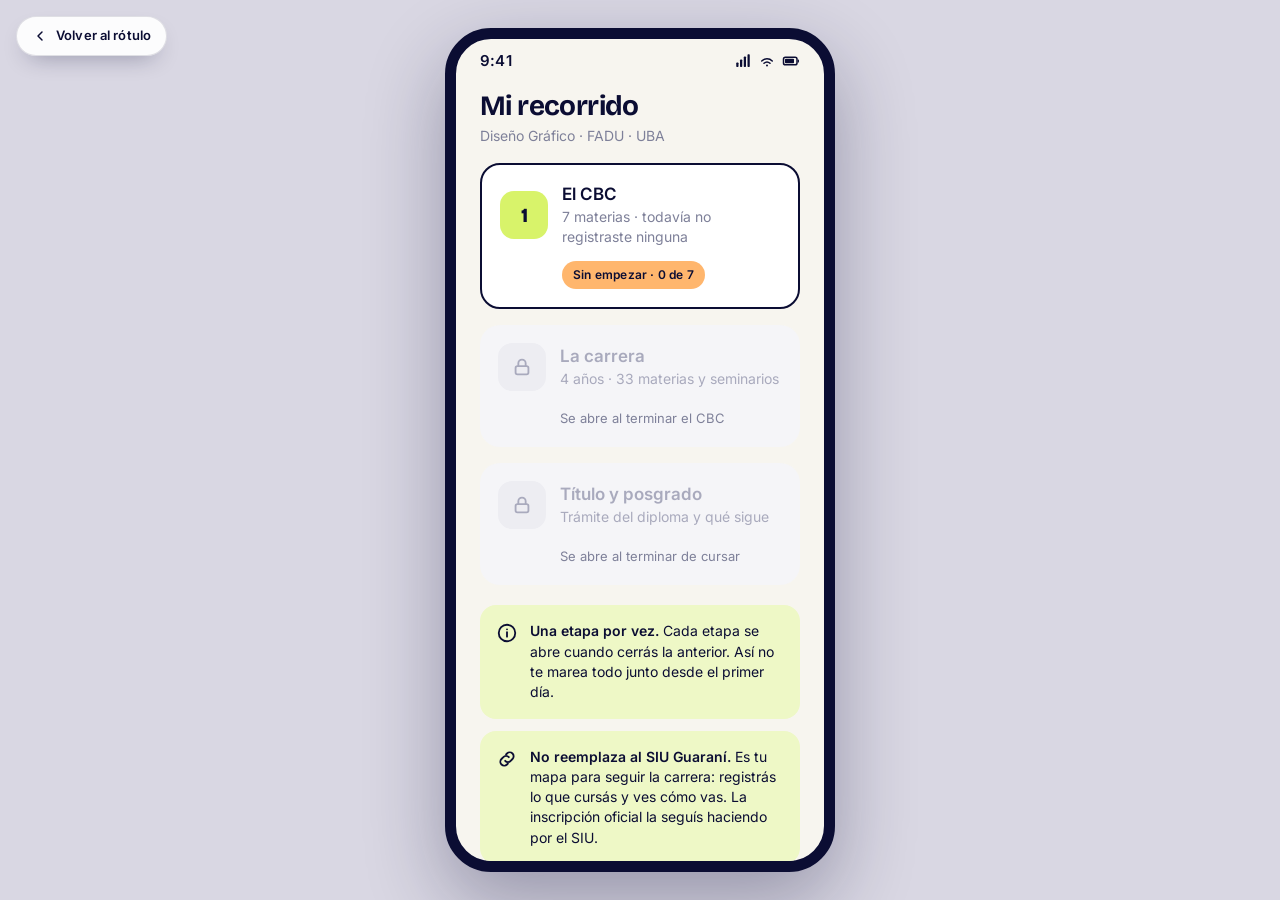
<file: pages/recorrido.html>
<!DOCTYPE html>
<html lang="es-AR">
<head>
  <meta charset="UTF-8">
  <meta name="viewport" content="width=device-width, initial-scale=1.0, viewport-fit=cover">
  <meta name="theme-color" content="#F7F5EF">
  <title>Tu recorrido · UBA+</title>
  <meta name="description" content="Las tres etapas de tu carrera en la UBA: CBC, la carrera y el título.">

  <link rel="preconnect" href="https://fonts.googleapis.com">
  <link rel="preconnect" href="https://fonts.gstatic.com" crossorigin>
  <link href="https://fonts.googleapis.com/css2?family=Bricolage+Grotesque:opsz,wght@12..96,600;12..96,700;12..96,800&family=Inter:wght@400;500;600&display=swap" rel="stylesheet">

  <link rel="stylesheet" href="../css/tokens.css?v=19">
  <link rel="stylesheet" href="../css/base.css?v=19">
  <link rel="stylesheet" href="../css/layout.css?v=19">
  <link rel="stylesheet" href="../css/components.css?v=19">

  <!-- Botón de retorno al rótulo grupal (autocontenido, no afecta al mockup) -->
  <style>
    .volver-rotulo {
      position: fixed;
      top: 16px;
      left: 16px;
      z-index: 999;
      display: inline-flex;
      align-items: center;
      gap: 8px;
      padding: 9px 15px;
      font-family: "Inter", system-ui, sans-serif;
      font-weight: 600;
      font-size: 13px;
      letter-spacing: .01em;
      color: #0B0D33;
      background: rgba(255, 255, 255, .92);
      border: 1px solid rgba(11, 13, 51, .12);
      border-radius: 100px;
      box-shadow: 0 10px 24px -12px rgba(11, 13, 51, .45);
      -webkit-backdrop-filter: blur(8px);
      backdrop-filter: blur(8px);
      transition: transform .2s ease, box-shadow .2s ease, background .2s ease;
    }
    .volver-rotulo:hover {
      background: #fff;
      transform: translateY(-1px);
      box-shadow: 0 14px 30px -12px rgba(11, 13, 51, .5);
    }
    .volver-rotulo:active { transform: translateY(0); }
    .volver-rotulo svg { width: 16px; height: 16px; }
    @media (max-width: 480px) {
      .volver-rotulo { display: none; }
    }
    @media (prefers-reduced-motion: reduce) {
      .volver-rotulo { transition: none; }
    }
  </style>
</head>
<body data-page="recorrido" class="etapa-cbc">
    <a class="volver-rotulo" href="../../index.html" aria-label="Volver al rótulo del Equipo VN12">
    <svg viewBox="0 0 24 24" fill="none" stroke="currentColor" stroke-width="2.2" stroke-linecap="round" stroke-linejoin="round" aria-hidden="true">
      <path d="M15 18l-6-6 6-6"/>
    </svg>
    <span>Volver al rótulo</span>
  </a>
  <div id="app"></div>

  <script src="../js/data.js?v=19"></script>
  <script src="../js/estado.js?v=19"></script>
  <script src="../js/ui.js?v=19"></script>
  <script src="../js/app.js?v=19"></script>
</body>
</html>
</file>
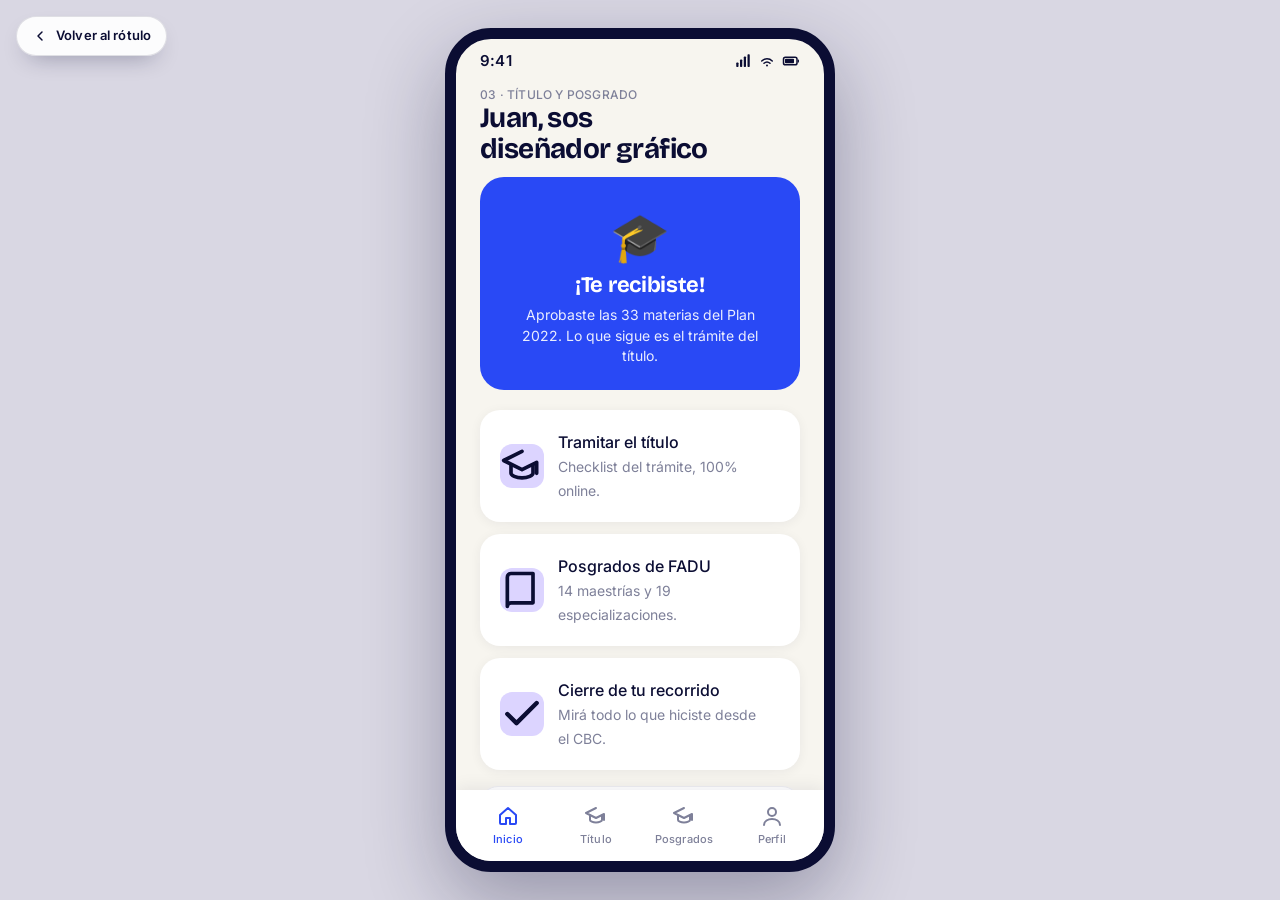
<file: pages/titulo.html>
<!DOCTYPE html>
<html lang="es-AR">
<head>
  <meta charset="UTF-8">
  <meta name="viewport" content="width=device-width, initial-scale=1.0, viewport-fit=cover">
  <meta name="theme-color" content="#2949F5">
  <title>Tu título · UBA+</title>
  <meta name="description" content="Sos diseñador gráfico: trámite del título y posgrados.">

  <link rel="preconnect" href="https://fonts.googleapis.com">
  <link rel="preconnect" href="https://fonts.gstatic.com" crossorigin>
  <link href="https://fonts.googleapis.com/css2?family=Bricolage+Grotesque:opsz,wght@12..96,600;12..96,700;12..96,800&family=Inter:wght@400;500;600&display=swap" rel="stylesheet">

  <link rel="stylesheet" href="../css/tokens.css?v=19">
  <link rel="stylesheet" href="../css/base.css?v=19">
  <link rel="stylesheet" href="../css/layout.css?v=19">
  <link rel="stylesheet" href="../css/components.css?v=19">

  <!-- Botón de retorno al rótulo grupal (autocontenido, no afecta al mockup) -->
  <style>
    .volver-rotulo {
      position: fixed;
      top: 16px;
      left: 16px;
      z-index: 999;
      display: inline-flex;
      align-items: center;
      gap: 8px;
      padding: 9px 15px;
      font-family: "Inter", system-ui, sans-serif;
      font-weight: 600;
      font-size: 13px;
      letter-spacing: .01em;
      color: #0B0D33;
      background: rgba(255, 255, 255, .92);
      border: 1px solid rgba(11, 13, 51, .12);
      border-radius: 100px;
      box-shadow: 0 10px 24px -12px rgba(11, 13, 51, .45);
      -webkit-backdrop-filter: blur(8px);
      backdrop-filter: blur(8px);
      transition: transform .2s ease, box-shadow .2s ease, background .2s ease;
    }
    .volver-rotulo:hover {
      background: #fff;
      transform: translateY(-1px);
      box-shadow: 0 14px 30px -12px rgba(11, 13, 51, .5);
    }
    .volver-rotulo:active { transform: translateY(0); }
    .volver-rotulo svg { width: 16px; height: 16px; }
    @media (max-width: 480px) {
      .volver-rotulo { display: none; }
    }
    @media (prefers-reduced-motion: reduce) {
      .volver-rotulo { transition: none; }
    }
  </style>
</head>
<body data-page="titulo" class="etapa-carrera">
    <a class="volver-rotulo" href="../../index.html" aria-label="Volver al rótulo del Equipo VN12">
    <svg viewBox="0 0 24 24" fill="none" stroke="currentColor" stroke-width="2.2" stroke-linecap="round" stroke-linejoin="round" aria-hidden="true">
      <path d="M15 18l-6-6 6-6"/>
    </svg>
    <span>Volver al rótulo</span>
  </a>
  <div id="app"></div>

  <script src="../js/data.js?v=19"></script>
  <script src="../js/estado.js?v=19"></script>
  <script src="../js/ui.js?v=19"></script>
  <script src="../js/app.js?v=19"></script>
</body>
</html>
</file>
<file: css/tokens.css>
/* ============================================================
   tokens.css — Variables de diseño de la UBA App
   Paleta, tipografía, espaciado y radios (sección 4 del contexto)
   ============================================================ */

:root {
  /* ---- Marca ---- */
  --c-azul:   #2949F5;   /* color de la carrera */
  --c-navy:   #0B0D33;
  --c-crema:  #F7F5EF;
  --c-blanco: #FFFFFF;

  /* ---- Acentos ---- */
  --c-lima:     #D8F36A;  /* color del CBC y de "aprobada" */
  --c-naranja:  #FFB66D;  /* cursando */
  --c-lavanda:  #DCD4FF;
  --c-celeste:  #3FBCDC;  /* acento de 1º año */
  --c-violeta:  #6B4EF0;  /* acento de 2º año */
  --c-amarillo: #FFC53D;  /* acento de 3º año */
  --c-naranja-fuerte: #F97316;  /* acento de 4º año (naranja, no rojo) */
  --c-coral:    #F2593C;  /* desaprobada / error */
  --c-magenta:  #E8266F;  /* libre */

  /* ---- Pasteles ---- */
  --c-pastel-celeste:  #C2E9F4;
  --c-pastel-amarillo: #FFEFC2;
  --c-pastel-coral:    #FFD5C7;
  --c-pastel-rosa:     #FBD2E0;
  --c-pastel-lima:     #EEF8C6;
  --c-pastel-durazno:  #FFE2C6;

  /* ---- Neutros ---- */
  --c-n900: #0B0D33;
  --c-n800: #1E2148;
  --c-n700: #33365C;
  --c-n600: #4A4D6B;
  --c-n500: #7E8099;
  --c-n400: #A9AABD;
  --c-n300: #D9D7E3;
  --c-n200: #EDEDF2;
  --c-n100: #F5F5F8;

  /* ---- Acento de etapa/año (se reescribe por pantalla) ---- */
  --acento: var(--c-azul);
  --acento-suave: var(--c-lavanda);

  /* ---- Tipografía ---- */
  --font-display: "Bricolage Grotesque", system-ui, sans-serif;
  --font-texto:   "Inter", system-ui, sans-serif;

  /* ---- Espaciado y medidas ---- */
  --gutter: 24px;
  --sp-2: 2px;
  --sp-4: 4px;
  --sp-6: 6px;
  --sp-8: 8px;
  --sp-12: 12px;
  --sp-16: 16px;
  --sp-20: 20px;
  --sp-24: 24px;
  --sp-32: 32px;
  --sp-40: 40px;
  --sp-48: 48px;

  /* ---- Radios ---- */
  --r-chip:  999px;
  --r-boton: 14px;
  --r-fila:  18px;
  --r-card:  20px;
  --r-hero:  24px;

  /* ---- Áreas táctiles ---- */
  --tap-min: 48px;
  --alto-boton: 54px;

  /* ---- Sombras ---- */
  --sombra-card: 0 2px 12px rgba(11, 13, 51, 0.06);
  --sombra-flote: 0 6px 24px rgba(11, 13, 51, 0.12);
  --sombra-navbar: 0 -2px 16px rgba(11, 13, 51, 0.08);

  /* ---- Shell del dispositivo ---- */
  --ancho-app: 390px;
  --alto-app:  844px;
}

/* ------------------------------------------------------------
   Acentos de etapa — clases que se ponen en <body>
   El color de etapa dice DÓNDE estás en el recorrido.
   ------------------------------------------------------------ */
.etapa-cbc {
  --etapa: var(--c-lima);
  --etapa-texto: var(--c-navy);
  --acento: var(--c-lima);
  --acento-suave: var(--c-pastel-lima);
}
.etapa-carrera {
  --etapa: var(--c-azul);
  --etapa-texto: var(--c-blanco);
  --acento: var(--c-azul);
  --acento-suave: var(--c-lavanda);
  --acento-anio: var(--c-azul);       /* acento del año (se reescribe por .anio-N) */
}
.etapa-posgrado {
  --etapa: var(--c-violeta);
  --etapa-texto: var(--c-blanco);
  --acento: var(--c-violeta);
  --acento-suave: var(--c-lavanda);
  --acento-anio: var(--c-violeta);
}

/* Acentos por año de la carrera: el color de etapa sigue siendo azul,
   el año aporta su propio acento (--acento-anio) para elementos secundarios. */
.anio-1 { --acento-anio: var(--c-celeste);  --acento-suave: var(--c-pastel-celeste); }
.anio-2 { --acento-anio: var(--c-violeta);  --acento-suave: var(--c-lavanda); }
.anio-3 { --acento-anio: var(--c-amarillo); --acento-suave: var(--c-pastel-amarillo); }
.anio-4 { --acento-anio: var(--c-naranja-fuerte); --acento-suave: var(--c-pastel-durazno); }
</file>
<file: css/base.css>
/* ============================================================
   base.css — Reset, escala tipográfica y utilidades
   ============================================================ */

*,
*::before,
*::after {
  box-sizing: border-box;
  margin: 0;
  padding: 0;
}

html {
  -webkit-text-size-adjust: 100%;
  -webkit-font-smoothing: antialiased;
  text-rendering: optimizeLegibility;
}

body {
  font-family: var(--font-texto);
  color: var(--c-navy);
  background: var(--c-n300);
  line-height: 1.5;
}

img,
svg {
  display: block;
  max-width: 100%;
}

button {
  font: inherit;
  color: inherit;
  background: none;
  border: none;
  cursor: pointer;
}

a {
  color: inherit;
  text-decoration: none;
}

ul,
ol {
  list-style: none;
}

/* ------------------------------------------------------------
   Escala tipográfica (sección 4.1)
   ------------------------------------------------------------ */
.t-display-xl {
  font-family: var(--font-display);
  font-weight: 800;
  font-size: 40px;
  line-height: 1.04;
  letter-spacing: -1.2px;
}
.t-display-l {
  font-family: var(--font-display);
  font-weight: 800;
  font-size: 34px;
  line-height: 1.06;
  letter-spacing: -1px;
}
.t-h1 {
  font-family: var(--font-display);
  font-weight: 700;
  font-size: 28px;
  line-height: 1.12;
  letter-spacing: -0.6px;
}
.t-h2 {
  font-family: var(--font-display);
  font-weight: 700;
  font-size: 22px;
  line-height: 1.18;
  letter-spacing: -0.3px;
}
.t-h3 {
  font-family: var(--font-texto);
  font-weight: 600;
  font-size: 17px;
  line-height: 1.3;
}
.t-base {
  font-size: 16px;
  line-height: 1.5;
}
.t-base-fuerte {
  font-size: 16px;
  font-weight: 500;
  line-height: 1.5;
}
.t-chico {
  font-size: 14px;
  line-height: 1.45;
}
.t-etiqueta {
  font-size: 14px;
  font-weight: 500;
  line-height: 1.3;
}
.t-caption {
  font-size: 12px;
  font-weight: 500;
  line-height: 1.3;
  letter-spacing: 0.2px;
}

/* ------------------------------------------------------------
   Utilidades
   ------------------------------------------------------------ */
.sr-only {
  position: absolute;
  width: 1px;
  height: 1px;
  padding: 0;
  margin: -1px;
  overflow: hidden;
  clip: rect(0, 0, 0, 0);
  white-space: nowrap;
  border: 0;
}

.stack-4  { display: flex; flex-direction: column; gap: 4px; }
.stack-8  { display: flex; flex-direction: column; gap: 8px; }
.stack-12 { display: flex; flex-direction: column; gap: 12px; }
.stack-16 { display: flex; flex-direction: column; gap: 16px; }
.stack-24 { display: flex; flex-direction: column; gap: 24px; }

.row {
  display: flex;
  align-items: center;
  gap: 8px;
}
.row-between {
  display: flex;
  align-items: center;
  justify-content: space-between;
  gap: 8px;
}

.muted { color: var(--c-n500); }
.center { text-align: center; }

/* Foco visible en todo lo interactivo (accesibilidad) */
:focus-visible {
  outline: 3px solid var(--c-azul);
  outline-offset: 2px;
  border-radius: 6px;
}

/* Respetar la preferencia de menos movimiento */
@media (prefers-reduced-motion: reduce) {
  *,
  *::before,
  *::after {
    animation-duration: 0.001ms !important;
    animation-iteration-count: 1 !important;
    transition-duration: 0.001ms !important;
    scroll-behavior: auto !important;
  }
}
</file>
<file: css/layout.css>
/* ============================================================
   layout.css — Shell de pantalla, status bar, navbar, scroll
   ============================================================ */

/* ------------------------------------------------------------
   Fondo del "escritorio": centra el teléfono en pantallas grandes.
   En mobile, el .app ocupa todo el viewport.
   ------------------------------------------------------------ */
/* La app se ve SIEMPRE como un mockup de celular, centrado en un fondo. */
/* overflow:hidden también en html: garantiza que el viewport nunca tenga
   barra de scroll (que al aparecer/desaparecer recentraba el teléfono). */
html { height: 100%; overflow: hidden; }

/* ------------------------------------------------------------
   Transición de entrada de cada pantalla.
   Como cada pantalla es una página aparte (recarga completa), el mockup
   hace un fundido de entrada suave al montarse. Es sólo opacidad —sin
   desplazamiento— para que no se perciba ningún "salto" al cambiar de
   página. Se desactiva con prefers-reduced-motion.
   ------------------------------------------------------------ */
@keyframes pantalla-entra {
  from { opacity: 0; }
  to   { opacity: 1; }
}
body {
  display: flex;
  justify-content: center;
  align-items: center;
  height: 100vh;
  height: 100dvh;
  /* El mockup siempre entra en pantalla: nada scrollea a nivel body.
     (Así no aparece/desaparece la barra de scroll entre pantallas, que
     recentraba el teléfono y hacía el "temblequeo" al cambiar de página.) */
  overflow: hidden;
  padding: 20px;
  background: var(--c-n300);
}

/* El wrapper de montaje nunca excede el viewport */
#app {
  display: flex;
  justify-content: center;
  align-items: center;
  width: 100%;
  max-width: 100%;
  min-width: 0;
}

.app {
  position: relative;
  flex: 0 0 auto;
  width: var(--ancho-app);
  height: var(--alto-app);
  /* Reserva el padding real del body (20px por lado = 40px) para que el
     conjunto nunca exceda el viewport y no fuerce scroll/recentrado. */
  max-width: calc(100vw - 40px);
  max-height: calc(100dvh - 40px);
  display: flex;
  flex-direction: column;
  min-width: 0;
  background: var(--c-crema);
  border: 11px solid var(--c-navy);
  border-radius: 46px;
  box-shadow: 0 30px 80px rgba(11, 13, 51, 0.32);
  overflow: hidden;
  animation: pantalla-entra 0.2s ease both;
}
@media (prefers-reduced-motion: reduce) {
  .app { animation: none; }
}

/* ------------------------------------------------------------
   Status bar (hora + iconos del sistema)
   ------------------------------------------------------------ */
.status-bar {
  flex: 0 0 auto;
  display: flex;
  align-items: center;
  justify-content: space-between;
  height: 44px;
  padding: 0 var(--gutter);
  font-size: 15px;
  font-weight: 600;
  color: var(--c-navy);
  background: transparent;
}
.status-bar .hora { letter-spacing: 0.2px; }
.status-bar .iconos { display: flex; align-items: center; gap: 6px; }
.status-bar svg { width: 18px; height: 18px; }

/* El acento de etapa tiñe la status bar cuando el header es de color */
.app[data-header="color"] .status-bar { color: var(--etapa-texto, var(--c-navy)); }

/* ------------------------------------------------------------
   Header de pantalla (flecha atrás + título)
   ------------------------------------------------------------ */
.app-header {
  flex: 0 0 auto;
  display: flex;
  align-items: center;
  gap: 8px;
  padding: 4px var(--gutter) 12px;
  min-height: 48px;
}
.app-header .btn-atras {
  display: grid;
  place-items: center;
  width: 44px;
  height: 44px;
  margin-left: -10px;
  border-radius: 50%;
  color: var(--c-navy);
}
.app-header .btn-atras:active { background: rgba(11, 13, 51, 0.06); }
.app-header .btn-atras svg { width: 24px; height: 24px; }
.app-header .titulo-header {
  font-family: var(--font-texto);
  font-weight: 600;
  font-size: 17px;
}
.app-header .accion-header { margin-left: auto; }

/* Header de dashboard: saludo grande + campana */
.app-header.header-dash {
  align-items: flex-start;
  padding-top: 8px;
  padding-bottom: 16px;
}
.header-dash .dash-titulos { flex: 1 1 auto; min-width: 0; }
.header-dash .dash-sub { margin-top: 4px; }
.header-dash .btn-campana {
  position: relative;
  flex: 0 0 auto;
  display: grid;
  place-items: center;
  width: 44px;
  height: 44px;
  border-radius: 50%;
  background: var(--c-blanco);
  color: var(--c-navy);
  box-shadow: var(--sombra-card);
}
.header-dash .btn-campana svg { width: 22px; height: 22px; }
.header-dash .punto-noti {
  position: absolute;
  top: 10px;
  right: 11px;
  width: 7px;
  height: 7px;
  border-radius: 50%;
  background: var(--c-coral);
}

/* ------------------------------------------------------------
   Main — SIEMPRE scrollea (regla 4)
   ------------------------------------------------------------ */
.app-main {
  flex: 1 1 auto;
  min-width: 0;
  overflow-y: auto;
  overflow-x: hidden;
  -webkit-overflow-scrolling: touch;
  padding: 0 var(--gutter) var(--gutter);
  scrollbar-width: thin;
}
.app-main::-webkit-scrollbar { width: 0; }

/* ------------------------------------------------------------
   Barra de CTA al pie — en el flujo, siempre por encima del navbar.
   Es la única franja que se fija (regla 3 de mobile first).
   ------------------------------------------------------------ */
.cta-bar {
  flex: 0 0 auto;
  padding: 14px var(--gutter);
  background: var(--c-crema);
  box-shadow: 0 -8px 20px -12px rgba(11, 13, 51, 0.18);
  z-index: 5;
}
/* Sin navbar (onboarding/celebración), respeta el safe-area inferior */
.app[data-nav="false"] .cta-bar {
  padding-bottom: calc(14px + env(safe-area-inset-bottom, 0px));
}

/* ------------------------------------------------------------
   Navbar — NUNCA desaparece (regla 1), salvo onboarding/celebración
   ------------------------------------------------------------ */
.navbar {
  flex: 0 0 auto;
  display: flex;
  align-items: stretch;
  justify-content: space-around;
  padding: 8px 8px calc(8px + env(safe-area-inset-bottom, 0px));
  background: var(--c-blanco);
  box-shadow: var(--sombra-navbar);
  z-index: 6;
}
.navbar .nav-item {
  flex: 1 1 0;
  display: flex;
  flex-direction: column;
  align-items: center;
  justify-content: center;
  gap: 3px;
  min-height: var(--tap-min);
  padding: 6px 2px;
  border-radius: 12px;
  color: var(--c-n500);
}
.navbar .nav-item svg { width: 24px; height: 24px; }
.navbar .nav-item span {
  font-size: 11px;
  font-weight: 500;
  letter-spacing: 0.1px;
}
.navbar .nav-item[aria-current="page"] {
  color: var(--nav-activo, var(--c-navy));
}
.navbar .nav-item[aria-current="page"] svg {
  stroke-width: 2.4;
}
/* Color del tab activo por etapa (el navbar es blanco siempre) */
.etapa-cbc      { --nav-activo: var(--c-navy); }
.etapa-carrera  { --nav-activo: var(--c-azul); }
.etapa-posgrado { --nav-activo: var(--c-violeta); }

/* Las pantallas sin navbar (onboarding y celebración) lo ocultan */
.app[data-nav="false"] .navbar { display: none; }

/* ------------------------------------------------------------
   Hero de etapa (bloque de color arriba del dashboard)
   ------------------------------------------------------------ */
.hero-etapa {
  position: relative;
  margin: 0 0 20px;
  padding: 24px;
  border-radius: var(--r-hero);
  background: var(--acento);
  color: var(--c-navy);
  overflow: hidden;
}
.etapa-carrera .hero-etapa,
.etapa-posgrado .hero-etapa { color: var(--c-blanco); }

/* ------------------------------------------------------------
   Mobile real (dispositivo físico): el prototipo ocupa toda la
   pantalla, SIN el mockup del celular. El marco, el radio y la
   sombra del teléfono quedan sólo para desktop y pantallas medianas
   (MacBook, tablet, etc.).
   Umbral 480px: cubre todos los teléfonos y deja fuera las tablets
   (que arrancan en 768px) y el desktop.
   ------------------------------------------------------------ */
@media (max-width: 480px) {
  body { padding: 0; background: var(--c-crema); }
  .app {
    width: 100vw;
    height: 100vh;
    height: 100dvh;
    max-width: 100vw;
    max-height: 100dvh;
    border: 0;
    border-radius: 0;
    box-shadow: none;
  }
  /* El teléfono ya trae su propia barra de estado (hora, señal,
     batería): ocultamos la falsa y respetamos el notch con safe-area. */
  .status-bar { display: none; }
  .app-header { padding-top: calc(4px + env(safe-area-inset-top, 0px)); }
  .app-header.header-dash { padding-top: calc(8px + env(safe-area-inset-top, 0px)); }
  /* Pantallas a sangre completa (onboarding, hito): bajan el contenido
     para no quedar debajo del notch. */
  .app[data-nav="false"] .hito-contenido,
  .app[data-nav="false"] .app-main { padding-top: env(safe-area-inset-top, 0px); }
}
</file>
<file: css/components.css>
/* ============================================================
   components.css — Botones, chips, cards, filas, barras, árbol, agenda
   Regla de color: color de ETAPA ≠ color de ESTADO (sección 4.3)
   ============================================================ */

/* ============================================================
   1. FILA DE MATERIA  (el componente más repetido)
   ============================================================ */
.fila-materia {
  display: flex;
  align-items: center;
  gap: 14px;
  width: 100%;
  padding: 16px;
  border-radius: var(--r-fila);
  background: var(--c-blanco);
  color: var(--c-navy);
  text-align: left;
  box-shadow: var(--sombra-card);
  transition: transform 0.1s ease;
  transform: translateZ(0);
  backface-visibility: hidden;
}
.fila-materia:active { transform: scale(0.985) translateZ(0); }

.fila-materia .glifo {
  flex: 0 0 auto;
  display: grid;
  place-items: center;
  width: 44px;
  height: 44px;
  border-radius: 12px;
  background: var(--c-n200);
  color: var(--c-n600);
}
.fila-materia .glifo svg { width: 20px; height: 20px; }
.fila-materia .info {
  flex: 1 1 auto;
  min-width: 0;
  display: flex;
  flex-direction: column;
  gap: 6px;
}
.fila-materia .nombre {
  font-weight: 600;
  font-size: 16px;
  line-height: 1.25;
}
.fila-materia .metarow {
  display: flex;
  align-items: center;
  gap: 8px;
  flex-wrap: wrap;
}
.fila-materia .meta {
  font-size: 13px;
  color: var(--c-n500);
}
.fila-materia .chevron { flex: 0 0 auto; color: var(--c-n400); }
.fila-materia .chevron svg { width: 20px; height: 20px; }

/* Materia atenuada (no es de la muestra o está bloqueada) */
.fila-materia.atenuada {
  opacity: 0.55;
  box-shadow: none;
  background: var(--c-n100);
  pointer-events: none;
}
.fila-materia.bloqueada { box-shadow: none; background: var(--c-n100); }

/* Pintado del glifo según estado — el color de estado va en el cuadrado + chip */
.fila-materia[data-estado="inscripta"]  .glifo { background: var(--c-pastel-celeste); color: var(--c-navy); }
.fila-materia[data-estado="cursando"]   .glifo { background: var(--c-naranja);        color: var(--c-navy); }
.fila-materia[data-estado="aprobada"]    .glifo { background: var(--c-lima);           color: var(--c-navy); }
.fila-materia[data-estado="desaprobada"] .glifo { background: var(--c-pastel-coral);   color: var(--c-coral); }
.fila-materia[data-estado="libre"]       .glifo { background: var(--c-pastel-rosa);    color: var(--c-magenta); }

.fila-materia[data-estado="aprobada"] {
  background: var(--c-pastel-lima);
}

/* Glifo coloreado también cuando sólo el glifo lleva el estado (seminarios) */
.glifo[data-estado="aprobada"]    { background: var(--c-lima);         color: var(--c-navy); }
.glifo[data-estado="cursando"]    { background: var(--c-naranja);      color: var(--c-navy); }
.glifo[data-estado="inscripta"]   { background: var(--c-pastel-celeste); color: var(--c-navy); }
.glifo[data-estado="desaprobada"] { background: var(--c-pastel-coral); color: var(--c-coral); }

/* ============================================================
   2. CHIPS DE ESTADO Y ETIQUETAS
   ============================================================ */
.chip {
  display: inline-flex;
  align-items: center;
  gap: 5px;
  padding: 5px 11px;
  border-radius: var(--r-chip);
  font-size: 12px;
  font-weight: 600;
  letter-spacing: 0.2px;
  white-space: nowrap;
}
.chip svg { width: 13px; height: 13px; }

.chip-no-inscripta { background: var(--c-n200);          color: var(--c-n600); }
.chip-inscripta    { background: var(--c-pastel-celeste); color: var(--c-navy); }
.chip-cursando     { background: var(--c-naranja);        color: var(--c-navy); }
.chip-aprobada     { background: var(--c-lima);           color: var(--c-navy); }
.chip-desaprobada  { background: var(--c-pastel-coral);   color: var(--c-coral); }
.chip-libre        { background: var(--c-pastel-rosa);    color: var(--c-magenta); }

.chip-dato { background: var(--c-pastel-lima); color: var(--c-navy); }
.chips-row {
  display: flex;
  flex-wrap: wrap;
  gap: 8px;
  margin: 12px 0 20px;
}
.chip-pronto {
  background: rgba(11, 13, 51, 0.08);
  color: var(--c-n600);
  text-transform: uppercase;
  font-size: 11px;
}
.chip-info {
  background: var(--c-lavanda);
  color: var(--c-violeta);
  border: 1.5px solid var(--c-violeta);
}

/* ============================================================
   3. BOTONES
   ============================================================ */
.btn {
  display: inline-flex;
  align-items: center;
  justify-content: center;
  gap: 8px;
  width: 100%;
  min-height: var(--alto-boton);
  padding: 0 20px;
  border-radius: var(--r-boton);
  font-family: var(--font-texto);
  font-weight: 600;
  font-size: 16px;
  line-height: 1.2;
  transition: transform 0.1s ease, opacity 0.12s ease, background 0.12s ease;
  /* Capa de composición propia: al escalar en :active el texto no se
     rerasteriza por frame, así se evita el temblequeo del botón. */
  transform: translateZ(0);
  backface-visibility: hidden;
}
.btn:active { transform: scale(0.98) translateZ(0); }
.btn svg { width: 20px; height: 20px; }

.btn-primario {
  background: var(--c-navy);
  color: var(--c-blanco);
}
.btn-etapa {
  background: var(--acento);
  color: var(--c-navy);
}
.etapa-carrera .btn-etapa,
.etapa-posgrado .btn-etapa { color: var(--c-blanco); }

.btn-secundario {
  background: var(--c-blanco);
  color: var(--c-navy);
  border: 1.5px solid var(--c-n300);
}
.btn-fantasma {
  background: transparent;
  color: var(--c-navy);
}
.btn-peligro {
  background: var(--c-pastel-coral);
  color: var(--c-coral);
}
.btn-naranja {
  background: var(--c-naranja);
  color: var(--c-navy);
}

/* Botón desactivado (inscripción paso 2) */
.btn:disabled,
.btn[aria-disabled="true"] {
  background: var(--c-n300);
  color: var(--c-n500);
  cursor: not-allowed;
  transform: none;
}

.btn-chico {
  width: auto;
  min-height: 40px;
  padding: 0 16px;
  font-size: 14px;
  border-radius: 12px;
}

/* ============================================================
   4. CARDS
   ============================================================ */
.card {
  padding: 20px;
  border-radius: var(--r-card);
  background: var(--c-blanco);
  box-shadow: var(--sombra-card);
}
.card-plana {
  padding: 20px;
  border-radius: var(--r-card);
  background: var(--c-blanco);
}
.card-oscura {
  padding: 20px;
  border-radius: var(--r-card);
  background: var(--c-navy);
  color: var(--c-blanco);
}
.card-acento {
  padding: 20px;
  border-radius: var(--r-card);
  background: var(--acento-suave);
  color: var(--c-navy);
}
.card-celeste { background: var(--c-pastel-celeste); color: var(--c-navy); }
.card-lima    { background: var(--c-pastel-lima);    color: var(--c-navy); }

/* Card-botón para abrir la selección de comisión/cátedra */
.selector-card {
  display: flex;
  align-items: center;
  gap: 14px;
  width: 100%;
  margin-top: 16px;
  padding: 16px;
  border-radius: var(--r-fila);
  background: var(--c-blanco);
  border: 2px solid var(--c-navy);
  text-align: left;
}
.selector-card .sel-icono {
  flex: 0 0 auto;
  display: grid;
  place-items: center;
  width: 44px;
  height: 44px;
  border-radius: 12px;
  background: var(--c-lima);
  color: var(--c-navy);
}
.selector-card .sel-icono svg { width: 22px; height: 22px; }
.selector-card .info { flex: 1 1 auto; min-width: 0; display: flex; flex-direction: column; gap: 2px; }
.selector-card .chevron { flex: 0 0 auto; color: var(--c-n400); }
.selector-card .chevron svg { width: 20px; height: 20px; }

/* Card de etapa del hub de recorrido */
.etapa-card {
  display: block;
  padding: 18px;
  border-radius: var(--r-card);
  background: var(--c-blanco);
}
.etapa-card.abierta { border: 2px solid var(--c-navy); }
.etapa-card.cerrada { background: var(--c-n100); }
.etapa-top { display: flex; align-items: center; gap: 14px; }
.etapa-num {
  flex: 0 0 auto;
  display: grid;
  place-items: center;
  width: 48px;
  height: 48px;
  border-radius: 14px;
  font-family: var(--font-display);
  font-weight: 800;
  font-size: 20px;
  color: var(--c-navy);
}
.etapa-num.bloq { background: var(--c-n200); color: var(--c-n400); }
.etapa-num.bloq svg { width: 22px; height: 22px; }
.etapa-card.cerrada .etapa-info { color: var(--c-n400); }
.etapa-card.cerrada .etapa-info .muted { color: var(--c-n400); }
.etapa-info { flex: 1 1 auto; min-width: 0; }
.etapa-info .t-h3 { margin-bottom: 2px; }
.etapa-estado { margin-top: 14px; padding-left: 62px; }
.etapa-bloqueo { font-size: 13px; color: var(--c-n500); }
.callout-lavanda { background: var(--c-lavanda); color: var(--c-navy); }

/* Card con borde punteado: datos NO confirmados (sección 8) */
.card-pendiente {
  padding: 18px;
  border-radius: var(--r-card);
  background: transparent;
  border: 2px dashed var(--c-n400);
  color: var(--c-n600);
}
.card-pendiente .encabezado {
  display: flex;
  align-items: center;
  gap: 6px;
  font-weight: 600;
  color: var(--c-n700);
  margin-bottom: 6px;
}
.card-pendiente svg { width: 18px; height: 18px; }

/* ============================================================
   5. ANILLO Y BARRA DE PROGRESO
   ============================================================ */
.anillo {
  position: relative;
  width: 112px;
  height: 112px;
  flex: 0 0 auto;
}
.anillo svg { width: 100%; height: 100%; transform: rotate(-90deg); }
.anillo .pista { fill: none; stroke: rgba(11, 13, 51, 0.12); stroke-width: 10; }
.anillo .avance {
  fill: none;
  stroke: var(--c-navy);
  stroke-width: 10;
  stroke-linecap: round;
  transition: stroke-dashoffset 0.6s cubic-bezier(0.3, 0.8, 0.3, 1);
}
.etapa-carrera .anillo .avance { stroke: var(--c-blanco); }
.anillo .centro {
  position: absolute;
  inset: 0;
  display: flex;
  flex-direction: column;
  align-items: center;
  justify-content: center;
  line-height: 1;
}
.anillo .centro .grande {
  font-family: var(--font-display);
  font-weight: 800;
  font-size: 26px;
}
.anillo .centro .chico { font-size: 11px; font-weight: 600; opacity: 0.7; }

/* Anillo de arco para el hero de la carrera */
.anillo-arco { flex: 0 0 auto; width: 92px; height: 92px; }
.anillo-arco svg { width: 100%; height: 100%; }
.hero-row { display: flex; align-items: center; gap: 20px; }
.hero-texto { display: flex; flex-direction: column; gap: 2px; line-height: 1.05; }
.hero-divisor { border: 0; height: 1px; background: rgba(255, 255, 255, 0.25); margin: 18px 0 14px; }

/* Selector de años (pills) */
.selector-anios {
  display: flex;
  gap: 10px;
  margin-bottom: 4px;
}
.pill-anio {
  flex: 1 1 0;
  display: flex;
  align-items: center;
  justify-content: center;
  gap: 5px;
  min-height: 56px;
  border-radius: 16px;
  background: var(--c-blanco);
  color: var(--c-navy);
  box-shadow: var(--sombra-card);
}
.pill-anio .pill-num { font-family: var(--font-display); font-weight: 700; font-size: 16px; }
.pill-anio.activo {
  background: var(--c-navy);
  color: var(--c-blanco);
}
.pill-anio.activo .pill-dot {
  width: 8px; height: 8px; border-radius: 50%;
  background: var(--acento-anio);
}
.pill-anio.bloqueado {
  background: var(--c-n200);
  color: var(--c-n400);
  box-shadow: none;
}
.pill-anio.bloqueado svg { width: 16px; height: 16px; }

.barra {
  height: 14px;
  border-radius: 999px;
  background: var(--c-blanco);
  overflow: hidden;
}
.barra .relleno {
  height: 100%;
  border-radius: 999px;
  background: var(--c-navy);
  transition: width 0.6s cubic-bezier(0.3, 0.8, 0.3, 1);
}

/* ============================================================
   6. FILAS SELECCIONABLES (comisión / cátedra) — inscripción
   ============================================================ */
.fila-opcion {
  display: flex;
  align-items: center;
  gap: 14px;
  width: 100%;
  padding: 16px;
  border-radius: var(--r-fila);
  background: var(--c-blanco);
  border: 2px solid transparent;
  text-align: left;
  transition: border-color 0.12s ease, opacity 0.12s ease;
}
.fila-opcion .info { flex: 1 1 auto; min-width: 0; display: flex; flex-direction: column; gap: 2px; }
.fila-opcion .titulo { display: block; font-weight: 600; font-size: 16px; line-height: 1.25; }
.fila-opcion .sub { display: block; font-size: 13px; color: var(--c-n500); }
.fila-opcion .btn-info-catedra {
  flex: 0 0 auto;
  display: grid;
  place-items: center;
  width: 36px;
  height: 36px;
  border-radius: 50%;
  background: var(--c-n100);
  color: var(--c-n500);
}
.fila-opcion .btn-info-catedra:active { background: var(--c-n200); }
.fila-opcion .btn-info-catedra svg { width: 20px; height: 20px; }
.fila-opcion .radio {
  flex: 0 0 auto;
  display: grid;
  place-items: center;
  width: 26px;
  height: 26px;
  border-radius: 50%;
  border: 2px solid var(--c-n300);
  color: transparent;
}
.fila-opcion .radio svg { width: 16px; height: 16px; }

/* Seleccionada: borde de acento + check; las demás se atenúan */
.fila-opcion[aria-pressed="true"] {
  border-color: var(--c-navy);
  background: var(--c-blanco);
}
.fila-opcion[aria-pressed="true"] .radio {
  border-color: var(--c-navy);
  background: var(--c-navy);
  color: var(--c-blanco);
}
/* Cuando hay una elegida, el grupo marca a las no elegidas */
.grupo-opciones.con-eleccion .fila-opcion:not([aria-pressed="true"]) {
  opacity: 0.5;
}

/* ============================================================
   7. ÁRBOL DE CORRELATIVIDADES
   ============================================================ */
.arbol {
  display: flex;
  flex-direction: column;
  gap: 24px;
  min-width: 0;
}
.arbol-nivel {
  position: relative;
  min-width: 0;
  /* grid con minmax(0,1fr): la fila interna scrollea en vez de empujar el ancho */
  display: grid;
  grid-template-columns: minmax(0, 1fr);
}
.arbol-nivel .etiqueta-nivel {
  font-size: 12px;
  font-weight: 600;
  letter-spacing: 0.4px;
  text-transform: uppercase;
  color: var(--c-n500);
  margin-bottom: 10px;
}
.arbol-fila {
  display: flex;
  gap: 10px;
  overflow-x: auto;
  padding-bottom: 4px;
  scrollbar-width: none;
}
.arbol-fila::-webkit-scrollbar { display: none; }
.nodo {
  flex: 0 0 auto;
  width: 140px;
  padding: 14px;
  border-radius: 16px;
  background: var(--c-blanco);
  box-shadow: var(--sombra-card);
  border: 2px solid transparent;
}
.nodo .n-codigo {
  font-family: var(--font-display);
  font-weight: 700;
  font-size: 14px;
}
.nodo .n-nombre { font-size: 13px; color: var(--c-n600); margin-top: 4px; line-height: 1.3; }
.nodo .chip { margin-top: 8px; }
.nodo[data-estado="aprobada"]  { background: var(--c-pastel-lima); }
.nodo[data-estado="cursando"]  { background: var(--c-pastel-durazno); }
.nodo[data-estado="bloqueada"] { opacity: 0.5; }
.nodo[data-estado="habilitada"] { border-color: var(--acento); }

/* ============================================================
   7b. ÁRBOL — grid por año con conectores (rediseño)
   ============================================================ */
.selector-anios.arbol-selector { overflow-x: auto; scrollbar-width: none; margin-bottom: 16px; }
.selector-anios.arbol-selector::-webkit-scrollbar { display: none; }
.pill-anio-arbol {
  flex: 0 0 auto;
  min-height: 44px;
  border-radius: 999px;
  padding: 0 18px;
  gap: 6px;
}
.pill-anio-arbol.cerrado { background: var(--c-pastel-lima); color: var(--c-navy); }

.arbol-panel {
  padding: 24px 18px;
  border-radius: var(--r-card);
  background: var(--c-n100);
}
.arbol-grid {
  display: grid;
  grid-template-columns: repeat(3, 1fr);
  column-gap: 10px;
  row-gap: 30px;
}
.arbol-celda {
  position: relative;
  display: flex;
  align-items: center;
  justify-content: center;
  text-decoration: none;
}
.arbol-nodo {
  position: relative;
  z-index: 1;
  display: grid;
  place-items: center;
  width: 100%;
  min-height: 52px;
  padding: 0 6px;
  border-radius: 14px;
  font-family: var(--font-display);
  font-weight: 700;
  font-size: 15px;
  color: var(--c-navy);
  text-align: center;
}
.arbol-nodo[data-estado="aprobada"]   { background: var(--c-lima); }
.arbol-nodo[data-estado="cursando"]   { background: var(--c-naranja); }
.arbol-nodo[data-estado="habilitada"] { background: var(--c-blanco); border: 2px solid var(--acento-anio); }
.arbol-nodo[data-estado="bloqueada"]  { background: var(--c-n100); color: var(--c-n400); border: 2px dashed var(--c-n300); }
/* Conector vertical hacia el nodo de abajo */
.arbol-nodo[data-conecta="1"]::after {
  content: "";
  position: absolute;
  left: 50%;
  bottom: -30px;
  transform: translateX(-50%);
  width: 2px;
  height: 30px;
  background: var(--c-n300);
  z-index: -1;
}

.arbol-leyenda {
  display: flex;
  gap: 18px;
  justify-content: center;
  margin: 16px 0;
  font-size: 13px;
  color: var(--c-n600);
}
.arbol-leyenda span { display: inline-flex; align-items: center; gap: 6px; }
.punto-leyenda { width: 14px; height: 14px; border-radius: 5px; }
.punto-leyenda.ap { background: var(--c-lima); }
.punto-leyenda.ha { background: var(--c-blanco); border: 2px solid var(--acento-anio); }
.punto-leyenda.bl { background: var(--c-n100); border: 2px dashed var(--c-n300); }

.callout-anio { background: var(--acento-suave); color: var(--c-navy); }

/* ============================================================
   7c. PLAN — categorías con barra (rediseño)
   ============================================================ */
.plan-cat {
  padding: 16px 18px;
  border-radius: 16px;
  background: var(--c-blanco);
  box-shadow: var(--sombra-card);
}
.plan-cat-top {
  display: flex;
  align-items: baseline;
  justify-content: space-between;
  gap: 12px;
  margin-bottom: 10px;
}
.plan-cat .barra { background: var(--c-n200); height: 8px; }
.plan-cat .barra .relleno { background: var(--c-azul); }

/* ============================================================
   8. AGENDA
   ============================================================ */
/* Cabecera de sección (título grande + subtítulo) */
.app-header.cabecera-seccion {
  flex-direction: column;
  align-items: flex-start;
  gap: 0;
  padding-top: 8px;
  padding-bottom: 12px;
}
.agenda-mes {
  display: flex;
  align-items: center;
  justify-content: space-between;
  margin: 8px 0 14px;
}
.agenda-flechas { display: flex; gap: 4px; color: var(--c-n500); }
.agenda-flechas svg { width: 22px; height: 22px; }
.semana { display: grid; grid-template-columns: repeat(7, 1fr); gap: 6px; }
.dia-sem {
  display: flex;
  flex-direction: column;
  align-items: center;
  gap: 4px;
  padding: 10px 0;
  border-radius: 14px;
  background: var(--c-n100);
}
.dia-sem .dia-letra { font-size: 11px; font-weight: 600; color: var(--c-n500); }
.dia-sem .dia-num { font-family: var(--font-display); font-weight: 700; font-size: 16px; }
.dia-sem.on { background: var(--acento-anio); color: var(--c-blanco); }
.dia-sem.on .dia-letra { color: rgba(255, 255, 255, 0.85); }
/* 3º año (amarillo): texto navy para contraste */
.anio-3 .dia-sem.on,
.anio-3 .dia-sem.on .dia-letra { color: var(--c-navy); }

.evento {
  display: flex;
  gap: 14px;
  align-items: center;
  padding: 16px;
  border-radius: 16px;
  background: var(--c-blanco);
  box-shadow: var(--sombra-card);
}
.evento.destacado { border: 2px solid var(--acento-anio); box-shadow: none; }
.evento-fecha {
  flex: 0 0 auto;
  width: 60px;
  text-align: center;
  padding: 10px 6px;
  border-radius: 12px;
  background: var(--acento-suave);
  color: var(--c-navy);
  font-size: 12px;
  font-weight: 600;
  line-height: 1.3;
}
.evento.destacado .evento-fecha { background: var(--acento-anio); color: var(--c-blanco); }
.anio-3 .evento.destacado .evento-fecha { color: var(--c-navy); }
.evento-info { flex: 1 1 auto; min-width: 0; }

/* ============================================================
   8b. AGENDA (legacy)
   ============================================================ */
.agenda-dia {
  display: flex;
  gap: 14px;
  padding: 2px 0;
}
.agenda-dia .fecha {
  flex: 0 0 56px;
  text-align: center;
}
.agenda-dia .fecha .dia {
  font-family: var(--font-display);
  font-weight: 800;
  font-size: 22px;
  line-height: 1;
}
.agenda-dia .fecha .mes {
  font-size: 11px;
  font-weight: 600;
  text-transform: uppercase;
  color: var(--c-n500);
}
.agenda-evento {
  flex: 1 1 auto;
  padding: 14px 16px;
  border-radius: 16px;
  background: var(--c-blanco);
  box-shadow: var(--sombra-card);
  border-left: 4px solid var(--acento);
  margin-bottom: 12px;
}
.agenda-evento .cuando { font-size: 13px; color: var(--c-n500); margin-top: 2px; }
.agenda-evento.tipo-inscripcion { border-left-color: var(--c-celeste); }
.agenda-evento.tipo-parcial     { border-left-color: var(--c-naranja); }
.agenda-evento.tipo-final       { border-left-color: var(--c-coral); }
.agenda-evento.tipo-inicio      { border-left-color: var(--c-lima); }

/* ============================================================
   9. PERFIL — avatar con iniciales
   ============================================================ */
.avatar {
  display: grid;
  place-items: center;
  width: 72px;
  height: 72px;
  border-radius: 50%;
  background: var(--acento);
  color: var(--c-navy);
  font-family: var(--font-display);
  font-weight: 800;
  font-size: 26px;
}
.etapa-carrera .avatar,
.etapa-posgrado .avatar { color: var(--c-blanco); }
.avatar-chico {
  width: 40px; height: 40px; font-size: 15px;
}

/* ============================================================
   10. SECCIONES Y ENCABEZADOS DE LISTA
   ============================================================ */
.seccion-titulo {
  display: flex;
  align-items: baseline;
  justify-content: space-between;
  margin: 24px 0 12px;
}
.seccion-titulo h2 { font-family: var(--font-display); font-weight: 700; font-size: 20px; }
.seccion-titulo .conteo { font-size: 13px; color: var(--c-n500); font-weight: 600; }

.lista-materias {
  display: flex;
  flex-direction: column;
  gap: 10px;
}

/* Divisor */
.divisor { height: 1px; background: var(--c-n200); margin: 16px 0; border: 0; }

/* Dato (clave/valor) */
.dato { display: flex; justify-content: space-between; gap: 16px; padding: 10px 0; }
.dato + .dato { border-top: 1px solid var(--c-n200); }
.dato .k { color: var(--c-n500); font-size: 14px; }
.dato .v { font-weight: 600; font-size: 14px; text-align: right; }

/* ============================================================
   11. BANDA DE AVISO / CALLOUT
   ============================================================ */
.callout {
  display: flex;
  gap: 12px;
  padding: 16px;
  border-radius: 16px;
  background: var(--acento-suave);
  color: var(--c-navy);
}
.callout svg { flex: 0 0 auto; width: 22px; height: 22px; margin-top: 1px; }
.callout .texto { font-size: 14px; line-height: 1.45; }
.callout .texto strong { font-weight: 600; }
.callout-celeste { background: var(--c-pastel-celeste); color: var(--c-navy); }
.callout-celeste svg { color: var(--c-celeste); }
.callout-lima { background: var(--c-pastel-lima); color: var(--c-navy); }
.callout-rosa { background: var(--c-pastel-rosa); color: var(--c-navy); }

/* ============================================================
   12. HOJA INFERIOR (bottom sheet) — A7b, info de facultad
   ============================================================ */
.hoja-overlay {
  position: absolute;
  inset: 0;
  background: rgba(11, 13, 51, 0.4);
  display: flex;
  align-items: flex-end;
  z-index: 20;
  opacity: 0;
  pointer-events: none;
  transition: opacity 0.2s ease;
}
.hoja-overlay.abierta { opacity: 1; pointer-events: auto; }
.hoja {
  width: 100%;
  max-height: 85%;
  overflow-y: auto;
  padding: 10px var(--gutter) calc(var(--gutter) + env(safe-area-inset-bottom, 0px));
  background: var(--c-crema);
  border-radius: 24px 24px 0 0;
  transform: translateY(100%);
  transition: transform 0.26s cubic-bezier(0.3, 0.8, 0.3, 1);
}
.hoja-overlay.abierta .hoja { transform: translateY(0); }
.hoja .asa {
  width: 40px;
  height: 4px;
  border-radius: 999px;
  background: var(--c-n300);
  margin: 6px auto 16px;
}

/* Item de notificación (hoja de la campana) */
.noti-item {
  display: flex;
  gap: 14px;
  align-items: flex-start;
  padding: 16px;
  border-radius: 16px;
  background: var(--c-pastel-lima);
  color: var(--c-navy);
}
.noti-item .noti-ic {
  flex: 0 0 auto;
  display: grid;
  place-items: center;
  width: 40px;
  height: 40px;
  border-radius: 50%;
  background: var(--c-blanco);
  color: var(--c-navy);
}
.noti-item .noti-ic svg { width: 22px; height: 22px; }
.noti-item .info { flex: 1 1 auto; min-width: 0; }

/* Ícono circular para el pop-up de correlatividad (materia habilitada) */
.popup-icono {
  width: 56px;
  height: 56px;
  border-radius: 50%;
  display: grid;
  place-items: center;
  background: var(--c-lima);
  color: var(--c-navy);
  margin-bottom: 14px;
}
.popup-icono svg { width: 28px; height: 28px; }

/* ============================================================
   13b. ONBOARDING
   ============================================================ */
/* Splash — logo sobre azul institucional */
.splash {
  position: absolute;
  inset: 0;
  z-index: 10;
  display: flex;
  flex-direction: column;
  align-items: center;
  justify-content: center;
  gap: 18px;
  background: var(--c-azul);
  animation: splash-in 0.5s ease;
}
.splash-logo { width: 116px; height: 116px; }
.splash-tagline { color: var(--c-blanco); opacity: 0.85; font-size: 15px; font-weight: 500; }
@keyframes splash-in { from { opacity: 0; } to { opacity: 1; } }

/* Barra superior: dots de progreso + Saltar */
.app-header.onboarding-top {
  justify-content: space-between;
  align-items: center;
  padding-top: 10px;
  padding-bottom: 16px;
}
.onboarding-top .dots { display: flex; align-items: center; gap: 7px; }
.onboarding-top .dot {
  width: 8px; height: 8px;
  border-radius: 999px;
  background: var(--c-n300);
  transition: width 0.2s ease, background 0.2s ease;
}
.onboarding-top .dot.on { width: 26px; background: var(--c-navy); }
.onboarding-top .saltar {
  font-size: 15px;
  font-weight: 500;
  color: var(--c-n600);
  padding: 8px 4px;
}

/* Ilustración del onboarding */
.onb-ilustracion {
  margin: 0 0 28px;
  padding: 18px;
  border-radius: var(--r-hero);
  background: var(--c-blanco);
  display: flex;
  justify-content: center;
}
.onb-ilustracion img { width: 100%; max-width: 320px; height: auto; }

/* Tags de afinidad (multi-select, flujo libre) */
.tags { display: flex; flex-wrap: wrap; gap: 10px; }
.tag {
  padding: 12px 18px;
  border-radius: var(--r-chip);
  background: var(--c-blanco);
  border: 1.5px solid var(--c-n300);
  font-size: 15px;
  font-weight: 500;
  color: var(--c-navy);
  transition: transform 0.1s ease;
  transform: translateZ(0);
  backface-visibility: hidden;
}
.tag:active { transform: scale(0.96) translateZ(0); }
.tag[aria-pressed="true"] { border-color: transparent; font-weight: 600; }
.tag[data-color="lima"]    { background: var(--c-lima); }
.tag[data-color="naranja"] { background: var(--c-naranja); }
.tag[data-color="lavanda"] { background: var(--c-lavanda); }
.tag[data-color="celeste"] { background: var(--c-pastel-celeste); }
.tag[data-color="amarillo"]{ background: var(--c-pastel-amarillo); }
.tag[data-color="rosa"]    { background: var(--c-pastel-rosa); }

/* Carreras sugeridas (A4) */
.carrera-sugerida {
  display: flex;
  align-items: center;
  gap: 14px;
  padding: 16px;
  border-radius: var(--r-fila);
  background: var(--c-blanco);
  box-shadow: var(--sombra-card);
}
.carrera-sugerida .punto-color {
  flex: 0 0 auto;
  width: 28px; height: 28px;
  border-radius: 50%;
}
.carrera-sugerida .info { flex: 1 1 auto; min-width: 0; display: flex; flex-direction: column; gap: 2px; }
.btn-info-carrera {
  flex: 0 0 auto;
  display: grid;
  place-items: center;
  width: 40px; height: 40px;
  border-radius: 50%;
  background: var(--c-n100);
  color: var(--c-violeta);
  transition: background 0.15s ease;
}
.btn-info-carrera:active { background: var(--c-lavanda); }
.btn-info-carrera svg { width: 22px; height: 22px; }

/* Jerga (A5) */
.jerga-top { display: flex; align-items: center; gap: 12px; }
.jerga-num {
  flex: 0 0 auto;
  display: grid;
  place-items: center;
  width: 30px; height: 30px;
  border-radius: 50%;
  font-family: var(--font-display);
  font-weight: 700;
  font-size: 15px;
  color: var(--c-navy);
}

/* Campos de formulario (A6) */
.campo { display: flex; flex-direction: column; gap: 8px; }
.input {
  width: 100%;
  min-height: 54px;
  padding: 0 16px;
  border-radius: var(--r-boton);
  border: 1.5px solid var(--c-n300);
  font-family: var(--font-texto);
  font-size: 16px;
  background: var(--c-blanco);
  color: var(--c-navy);
}
.input::placeholder { color: var(--c-n400); }
.input:focus { border-color: var(--c-navy); outline: none; }

/* Buscador (A7) */
.buscador {
  display: flex;
  align-items: center;
  gap: 10px;
  padding: 0 16px;
  min-height: 54px;
  border-radius: var(--r-chip);
  background: var(--c-blanco);
  border: 1.5px solid var(--c-n300);
  color: var(--c-n500);
}
.buscador svg { flex: 0 0 auto; width: 20px; height: 20px; }
.buscador input {
  flex: 1 1 auto;
  border: 0;
  background: none;
  font-size: 16px;
  color: var(--c-navy);
}
.buscador input:focus { outline: none; }

/* Fila-opción seleccionada / inerte (A7, A8) */
.fila-opcion.activa { border-color: var(--c-navy); }
.fila-opcion.activa.fac-sel { background: var(--c-pastel-celeste); }
.fila-opcion.inerte { pointer-events: none; }
.fila-opcion .radio.check {
  border-color: var(--c-navy);
  background: var(--c-navy);
  color: var(--c-blanco);
}
.fila-opcion .chevron { flex: 0 0 auto; color: var(--c-n400); }
.fila-opcion .chevron svg { width: 20px; height: 20px; }

/* ============================================================
   12b. NOTIFICACIÓN DE APROBADA
   ============================================================ */
.aprobada-noti {
  display: flex;
  align-items: center;
  gap: 14px;
  margin-top: 16px;
  padding: 18px;
  border-radius: var(--r-card);
  background: var(--c-pastel-lima);
  color: var(--c-navy);
}
.aprobada-noti .noti-check {
  flex: 0 0 auto;
  display: grid;
  place-items: center;
  width: 44px; height: 44px;
  border-radius: 50%;
  background: var(--c-lima);
  color: var(--c-navy);
}
.aprobada-noti .noti-check svg { width: 24px; height: 24px; }

/* ============================================================
   12c. POSGRADO
   ============================================================ */
/* Link cards de colores (contacto / mi cursada) */
.pg-link {
  display: flex;
  align-items: center;
  gap: 14px;
  padding: 14px 16px;
  border-radius: var(--r-fila);
  color: var(--c-navy);
}
.pg-link .pg-link-ic {
  flex: 0 0 auto;
  display: grid;
  place-items: center;
  width: 44px;
  height: 44px;
  border-radius: 50%;
  color: var(--c-violeta);
}
.pg-link .pg-link-ic svg { width: 22px; height: 22px; }
.pg-link .info { flex: 1 1 auto; min-width: 0; display: flex; flex-direction: column; gap: 1px; }
.pg-link .chevron { flex: 0 0 auto; color: var(--c-n500); }
.pg-link .chevron svg { width: 20px; height: 20px; }

/* Subcard blanca dentro de la card violeta (aranceles) */
.pg-subcard {
  padding: 14px 16px;
  border-radius: 14px;
  background: var(--c-blanco);
  color: var(--c-navy);
}

/* Card de bonificación (lima + check) */
.pg-bono {
  display: flex;
  align-items: center;
  gap: 14px;
  padding: 16px;
  border-radius: 16px;
  background: var(--c-pastel-lima);
  color: var(--c-navy);
}
.pg-bono .pg-bono-check {
  flex: 0 0 auto;
  display: grid;
  place-items: center;
  width: 32px;
  height: 32px;
  border-radius: 50%;
  background: var(--c-blanco);
  color: var(--c-navy);
}
.pg-bono .pg-bono-check svg { width: 18px; height: 18px; }
.pg-bono .info { flex: 1 1 auto; min-width: 0; }

/* Item numerado (pasos / documentación) */
.paso-item {
  display: flex;
  align-items: flex-start;
  gap: 14px;
  padding: 16px;
  border-radius: 16px;
  background: var(--c-blanco);
  border: 1.5px solid var(--c-n200);
}
.paso-item .paso-num {
  flex: 0 0 auto;
  display: grid;
  place-items: center;
  width: 28px;
  height: 28px;
  border-radius: 50%;
  color: var(--c-navy);
  font-weight: 700;
  font-size: 14px;
}
.paso-item .info { flex: 1 1 auto; min-width: 0; padding-top: 2px; }

/* ============================================================
   13. HITO — pantalla de transición (crema arriba + panel de color)
   ============================================================ */
.hito-pantalla {
  position: absolute;
  inset: 0;
  z-index: 30;
  display: flex;
  flex-direction: column;
  background: var(--c-crema);
  color: var(--c-navy);
  opacity: 0;
  transition: opacity 0.35s ease;
}
.hito-pantalla.entra { opacity: 1; }

/* Parte superior crema: título de color + subtítulo + ilustración */
.hito-top {
  flex: 1 1 auto;
  display: flex;
  flex-direction: column;
  align-items: center;
  justify-content: center;
  text-align: center;
  padding: 24px var(--gutter) 12px;
  overflow-y: auto;
}
.hito-titulo { color: var(--hito-titulo, var(--c-navy)); margin-bottom: 12px; }
.hito-sub { max-width: 320px; color: var(--c-n600); margin-bottom: 18px; }
.hito-ilustracion { width: 100%; max-width: 300px; margin: 0 auto; }
.hito-ilustracion svg,
.hito-ilustracion img { display: block; width: 100%; height: auto; max-height: 230px; }

/* Panel inferior de color: tarjeta de progreso + CTA */
.hito-panel {
  flex: 0 0 auto;
  background: var(--hito-color, var(--c-azul));
  border-radius: var(--r-hero) var(--r-hero) 0 0;
  padding: 22px var(--gutter) calc(22px + env(safe-area-inset-bottom, 0px));
}
.hito-cta { width: 100%; }

/* Entrada escalonada */
.hito-titulo, .hito-sub, .hito-ilustracion, .hito-panel {
  opacity: 0;
  transform: translateY(18px);
  transition: opacity 0.5s ease, transform 0.5s cubic-bezier(0.2, 0.8, 0.3, 1);
}
.hito-pantalla.entra .hito-titulo      { opacity: 1; transform: none; transition-delay: 0.10s; }
.hito-pantalla.entra .hito-sub         { opacity: 1; transform: none; transition-delay: 0.20s; }
.hito-pantalla.entra .hito-ilustracion { opacity: 1; transform: none; transition-delay: 0.30s; }
.hito-pantalla.entra .hito-panel       { opacity: 1; transform: none; transition-delay: 0.42s; }

.hito-card {
  margin-bottom: 16px;
  padding: 18px;
  border-radius: var(--r-card);
  background: var(--c-blanco);
  color: var(--c-navy);
  box-shadow: var(--sombra-flote);
}
.hito-card-top { display: flex; align-items: center; justify-content: space-between; gap: 12px; }
.hito-card .barra { background: var(--c-n200); height: 12px; }
.hito-card .barra .relleno { background: var(--c-azul); }

.hito-card-etapa { display: flex; align-items: center; gap: 14px; }
.hito-etapa-num {
  flex: 0 0 auto;
  display: grid;
  place-items: center;
  width: 44px; height: 44px;
  border-radius: 50%;
  background: var(--c-navy);
  color: var(--c-blanco);
  font-family: var(--font-display);
  font-weight: 700;
}

/* ============================================================
   13c. CELEBRACIÓN — pantalla completa de hito (legacy)
   ============================================================ */
.celebracion {
  position: absolute;
  inset: 0;
  display: flex;
  flex-direction: column;
  align-items: center;
  justify-content: center;
  text-align: center;
  padding: var(--gutter);
  background: var(--acento);
  color: var(--c-navy);
  z-index: 15;
}
.etapa-carrera .celebracion { color: var(--c-blanco); }
.celebracion .emoji { font-size: 64px; margin-bottom: 16px; }
.celebracion .cta-bar {
  background: none;
  box-shadow: none;
  width: 100%;
  margin-top: 32px;
}

/* ============================================================
   14. CHECKLIST (trámite del título)
   ============================================================ */
.check-progreso { margin-top: 4px; }
.check-progreso .barra { background: var(--c-n200); height: 12px; }

.check-item {
  display: flex;
  align-items: center;
  gap: 14px;
  width: 100%;
  text-align: left;
  padding: 16px;
  border-radius: var(--r-fila);
  background: var(--c-blanco);
  border: 1.5px solid var(--c-n200);
  transition: border-color 0.18s ease, background 0.18s ease;
}
.check-item:active { background: var(--c-n100); }
.check-item .check-box {
  flex: 0 0 auto;
  display: grid;
  place-items: center;
  width: 28px;
  height: 28px;
  border-radius: 50%;
  border: 2px solid var(--c-n300);
  background: transparent;
  color: transparent;
  transition: all 0.2s cubic-bezier(0.2, 0.9, 0.3, 1.3);
}
.check-item .check-box svg { width: 16px; height: 16px; }
.check-item[aria-pressed="true"] { border-color: var(--c-violeta); background: var(--c-pastel-lima); }
.check-item[aria-pressed="true"] .check-box {
  border-color: var(--c-violeta);
  background: var(--c-violeta);
  color: var(--c-blanco);
  transform: scale(1.06);
}
.check-item[aria-pressed="true"] .info .t-base-fuerte { text-decoration: line-through; opacity: 0.6; }
.check-item .info { flex: 1 1 auto; min-width: 0; display: flex; flex-direction: column; gap: 2px; }

.check-listo {
  display: flex;
  align-items: center;
  gap: 10px;
  margin-top: 16px;
  padding: 14px 16px;
  border-radius: var(--r-fila);
  background: var(--c-lima);
  color: var(--c-navy);
  font-weight: 600;
  font-size: 14px;
}
.check-listo svg { flex: 0 0 auto; width: 20px; height: 20px; }
.check-listo[hidden] { display: none; }

/* ============================================================
   15. CIERRE DEL RECORRIDO
   ============================================================ */
.cierre-stats {
  display: grid;
  grid-template-columns: repeat(3, 1fr);
  gap: 10px;
  margin-top: 4px;
}
.cierre-stat {
  text-align: center;
  padding: 16px 8px;
  border-radius: var(--r-card);
  background: var(--c-blanco);
  border: 1.5px solid var(--c-n200);
}
.cierre-stat-num {
  font-family: var(--font-display);
  font-weight: 800;
  font-size: 30px;
  line-height: 1;
  color: var(--c-violeta);
  margin-bottom: 6px;
}

/* ============================================================
   16. POSGRADOS — lista seleccionable
   ============================================================ */
.pg-opcion {
  position: relative;
  display: block;
  padding: 16px 44px 16px 18px;
  border-radius: var(--r-card);
  background: var(--c-blanco);
  border: 1.5px solid var(--c-n200);
  transition: border-color 0.18s ease, transform 0.12s ease;
}
.pg-opcion:active { transform: scale(0.99); }
.pg-opcion:hover { border-color: var(--c-lavanda); }
.pg-opcion-top { display: flex; align-items: center; gap: 8px; flex-wrap: wrap; }
.pg-opcion-nombre { margin: 10px 0 4px; }
.pg-reco { background: var(--c-lima); color: var(--c-navy); }
.pg-opcion-chev {
  position: absolute;
  top: 50%;
  right: 16px;
  transform: translateY(-50%);
  color: var(--c-n400);
}
.pg-opcion-chev svg { width: 20px; height: 20px; }

/* ============================================================
   17. CONFETI + ÉNFASIS DE GRADUACIÓN
   ============================================================ */
.confeti-capa {
  position: absolute;
  inset: 0;
  overflow: hidden;
  pointer-events: none;
  z-index: 40;
}
.confeti {
  position: absolute;
  top: -16px;
  height: 14px;
  border-radius: 2px;
  opacity: 0;
  animation-name: confeti-cae;
  animation-timing-function: cubic-bezier(0.3, 0.6, 0.4, 1);
  animation-iteration-count: 1;
  animation-fill-mode: forwards;
}
@keyframes confeti-cae {
  0%   { transform: translateY(-20px) rotate(0deg);     opacity: 0; }
  10%  { opacity: 1; }
  100% { transform: translateY(105vh) rotate(620deg);   opacity: 0; }
}

/* Al recibirse, la ilustración entra con un pequeño salto con rebote */
.hito-graduacion.entra .hito-ilustracion {
  animation: recibido-pop 0.8s cubic-bezier(0.2, 0.9, 0.3, 1.5) 0.3s both;
}
@keyframes recibido-pop {
  0%   { transform: scale(0.6) translateY(18px); opacity: 0; }
  55%  { transform: scale(1.08) translateY(0);   opacity: 1; }
  78%  { transform: scale(0.97); }
  100% { transform: scale(1);    opacity: 1; }
}

/* Emoji 🎓 con un latido suave en las pantallas de título/cierre */
.emoji-recibido {
  display: inline-block;
  animation: emoji-late 2.4s ease-in-out infinite;
}
@keyframes emoji-late {
  0%, 100% { transform: translateY(0) rotate(0deg); }
  50%      { transform: translateY(-5px) rotate(-4deg); }
}

@media (prefers-reduced-motion: reduce) {
  .confeti-capa { display: none; }
  .hito-graduacion.entra .hito-ilustracion { animation: none; }
  .emoji-recibido { animation: none; }
}

/* ============================================================
   18. CARD "ESTÁS CURSANDO" (posgrado en seguimiento)
   ============================================================ */
.card-cursando {
  position: relative;
  display: block;
  margin: 0 0 20px;
  padding: 20px;
  border-radius: var(--r-hero);
  background: var(--c-violeta);
  color: var(--c-blanco);
}
.card-cursando .barra { height: 10px; }
.card-cursando-chev {
  position: absolute;
  top: 18px;
  right: 14px;
  color: var(--c-blanco);
  opacity: 0.9;
}
.card-cursando-chev svg { width: 20px; height: 20px; }

/* ============================================================
   19. SWITCH (toggle de preferencia)
   ============================================================ */
.switch-row {
  display: flex;
  align-items: center;
  gap: 14px;
  width: 100%;
  text-align: left;
  margin-top: 16px;
  padding: 16px;
  border-radius: var(--r-fila);
  background: var(--c-blanco);
  border: 1.5px solid var(--c-n200);
}
.switch-info { flex: 1 1 auto; min-width: 0; display: flex; flex-direction: column; gap: 2px; }
.switch-track {
  flex: 0 0 auto;
  position: relative;
  width: 48px;
  height: 28px;
  border-radius: 999px;
  background: var(--c-n300);
  transition: background 0.2s ease;
}
.switch-thumb {
  position: absolute;
  top: 3px;
  left: 3px;
  width: 22px;
  height: 22px;
  border-radius: 50%;
  background: var(--c-blanco);
  box-shadow: 0 1px 3px rgba(11, 13, 51, 0.3);
  transition: transform 0.22s cubic-bezier(0.2, 0.9, 0.3, 1.3);
}
.switch-row[aria-checked="true"] .switch-track { background: var(--c-violeta); }
.switch-row[aria-checked="true"] .switch-thumb { transform: translateX(20px); }
@media (prefers-reduced-motion: reduce) {
  .switch-thumb { transition: none; }
}

/* ============================================================
   20. CARDS DE EVALUACIÓN CON NOTA (pantalla cursando)
   El alumno carga la nota de cada TP / parcial y la guarda.
   ============================================================ */
.eval-card {
  display: flex;
  gap: 12px;
  align-items: flex-start;
  padding: 14px 16px;
  border-radius: var(--r-fila);
  background: var(--c-blanco);
  border: 1.5px solid var(--c-n200);
}
.eval-card .glifo {
  flex: 0 0 auto;
  display: grid;
  place-items: center;
  width: 44px;
  height: 44px;
  border-radius: 12px;
  background: var(--c-n200);
  color: var(--c-n600);
}
.eval-card .glifo svg { width: 20px; height: 20px; }
.eval-body { flex: 1 1 auto; min-width: 0; }
.eval-body .nombre { display: block; font-weight: 600; color: var(--c-navy); }
.eval-nota-row { display: flex; gap: 8px; margin-top: 10px; }
.eval-input {
  flex: 0 0 auto;
  width: 96px;
  height: 42px;
  padding: 0 14px;
  border-radius: 10px;
  border: 1.5px solid var(--c-n300);
  background: var(--c-n100);
  font-family: var(--font-texto);
  font-size: 16px;
  font-weight: 600;
  color: var(--c-navy);
}
.eval-input::placeholder { font-weight: 400; color: var(--c-n400); }
.eval-input:focus { outline: none; border-color: var(--c-azul); background: var(--c-blanco); }
.eval-guardar {
  flex: 0 0 auto;
  height: 42px;
  padding: 0 18px;
  border-radius: 10px;
  background: var(--c-navy);
  color: var(--c-blanco);
  font-family: var(--font-texto);
  font-weight: 600;
  font-size: 14px;
  transition: background 0.15s ease, color 0.15s ease;
}
.eval-guardar:active { opacity: 0.85; }
.eval-guardar.ok { background: var(--c-lima); color: var(--c-navy); }
</file>
